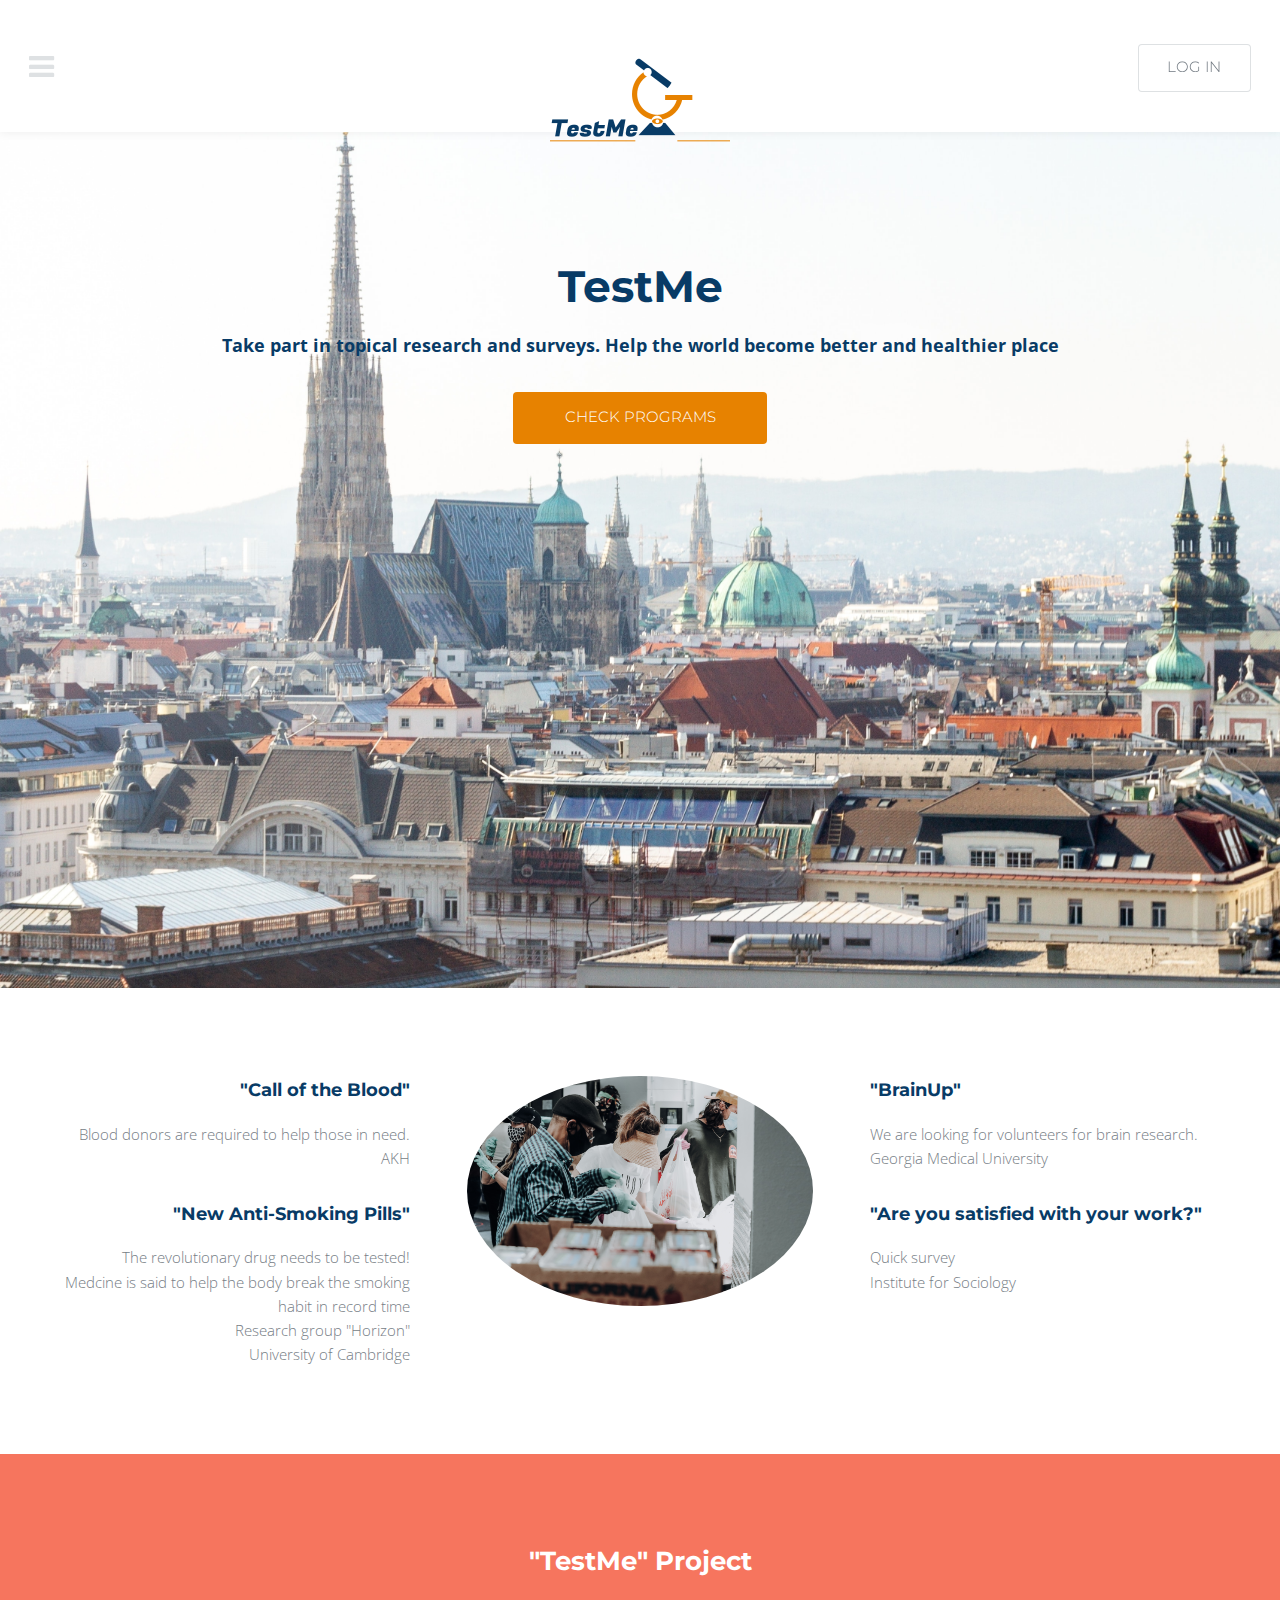
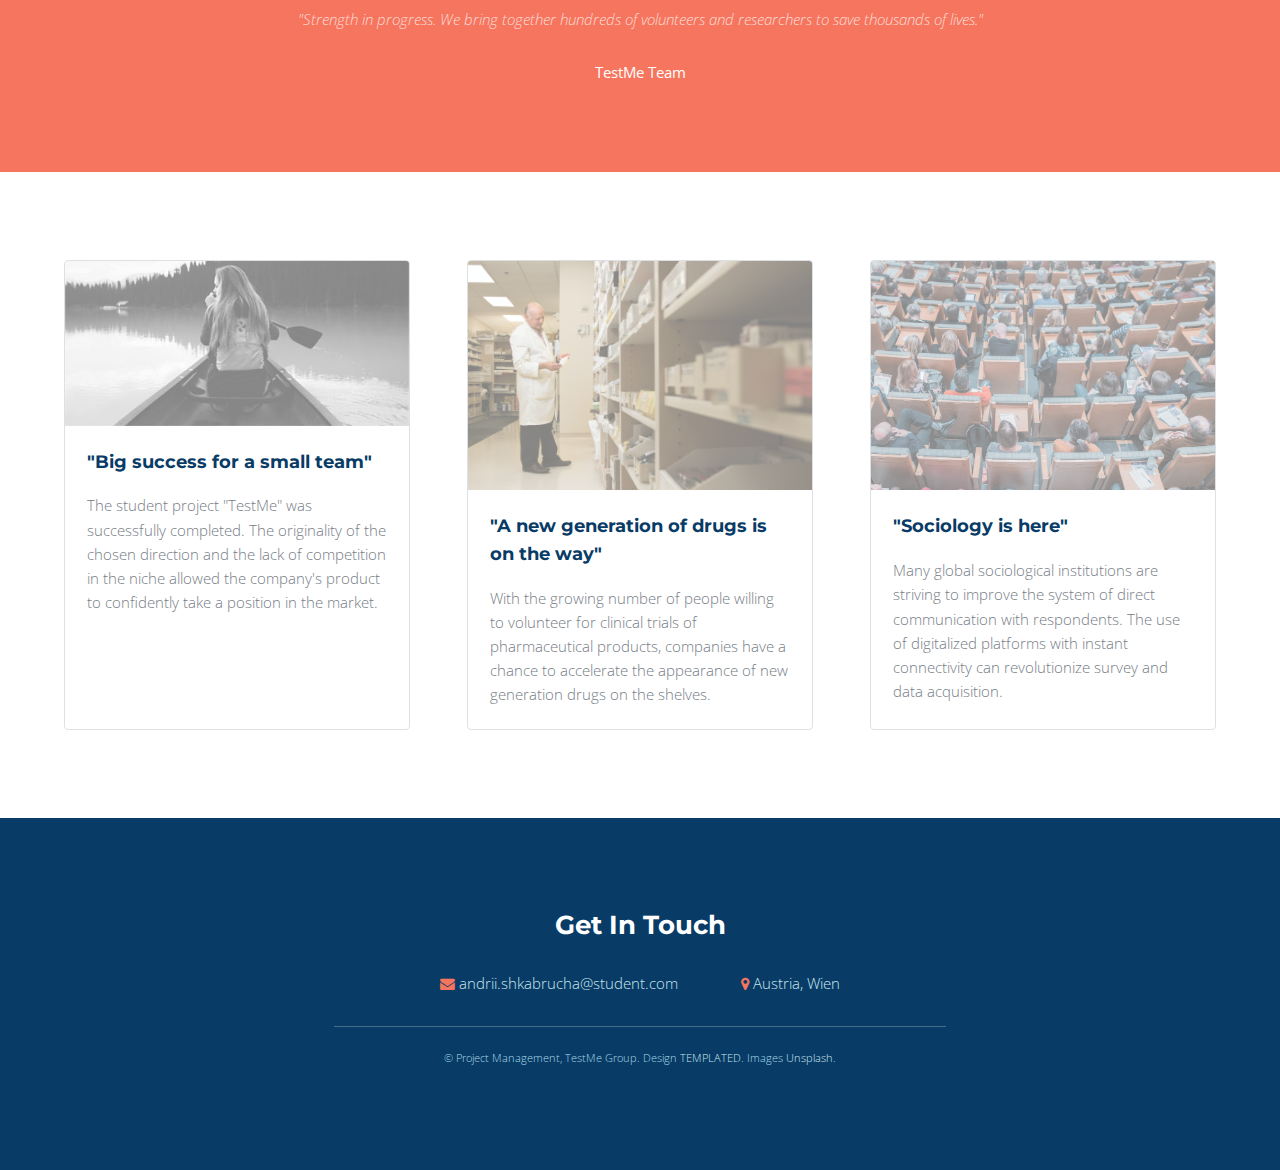
<file: index.html>
<!DOCTYPE HTML>
<html>
	<head>
		<title>TestMe</title>
		<meta charset="utf-8" />
		<meta name="viewport" content="width=device-width, initial-scale=1" />
		<link rel="stylesheet" href="assets/css/styles.css" />
	</head>
	<body>

		<!-- Header -->
			<header id="header">
				<nav class="left">
					<a href="#menu"><span>Menu</span></a>
				</nav>
				<a href="index.html" class="logo"><img src="images/logo.png" /></a>
				<nav class="right">
					<a href="programs.html" class="button alt">Log in</a>
				</nav>
			</header>

		<!-- Menu -->
			<nav id="menu">
				<ul class="links">
					<li><a href="index.html">Home</a></li>
					<li><a href="programs.html">Programs</a></li>

				</ul>
				<ul class="actions vertical">
					<li><a href="#" class="button fit">Login</a></li>
				</ul>
			</nav>

		<!-- Banner -->
			<section id="banner">
				<div class="content">
					<h1>TestMe</h1>
					<p>Take part in topical research and surveys. Help the world become better and healthier place</p>
					<ul class="actions">
						<li><a href="programs.html" class="button scrolly">Check programs</a></li>
					</ul>
				</div>
			</section>

		<!-- One -->
			<section id="one" class="wrapper">
				<div class="inner flex flex-3">
					<div class="flex-item left">
						<div>
							<h3>"Call of the Blood"</h3>
							<p>Blood donors are required to help those in need. <br /> AKH</p>
						</div>
						<div>
							<h3>"New Anti-Smoking Pills"</h3>
							<p>The revolutionary drug needs to be tested! Medcine is said to help the body break  the smoking habit in record time <br />Research group "Horizon"<br />University of Cambridge </p>
						</div>
					</div>
					<div class="flex-item image fit round">
						<img src="images/pic01.jpg" alt="" />
					</div>
					<div class="flex-item right">
						<div>
							<h3>"BrainUp"</h3>
							<p> We are looking for volunteers for brain research. <br />Georgia Medical University  </p>
						</div>
						<div>
							<h3>"Are you satisfied with your work?"</h3>
							<p>Quick survey<br /> Institute for Sociology</p>
						</div>
					</div>
				</div>
			</section>

		<!-- Two -->
			<section id="two" class="wrapper style1 special">
				<div class="inner">
					<h2>"TestMe" Project</h2>
					<figure>
					    <blockquote>
					        "Strength in progress. We bring together hundreds of volunteers and researchers to save thousands of lives."
					    </blockquote>
					    <footer>
					        <cite class="author">TestMe Team</cite>
					        <cite class="company"></cite>
					    </footer>
					</figure>
				</div>
			</section>

		<!-- Three -->
			<section id="three" class="wrapper">
				<div class="inner flex flex-3">
					<div class="flex-item box">
						<div class="image fit">
							<img src="images/pic02.jpg" alt="" />
						</div>
						<div class="content">
							<h3>"Big success for a small team"</h3>
							<p>The student project "TestMe" was successfully completed. The originality of the chosen direction and the lack of competition in the niche allowed the company's product to confidently take a position in the market.</p>
						</div>
					</div>
					<div class="flex-item box">
						<div class="image fit">
							<img src="images/pic03.jpg" alt="" />
						</div>
						<div class="content">
							<h3>"A new generation of drugs is on the way"</h3>
							<p>With the growing number of people willing to volunteer for clinical trials of pharmaceutical products, companies have a chance to accelerate the appearance of new generation drugs on the shelves.
</p>
						</div>
					</div>
					<div class="flex-item box">
						<div class="image fit">
							<img src="images/pic04.jpg" alt="" />
						</div>
						<div class="content">
							<h3>"Sociology is here"</h3>
							<p>Many global sociological institutions are striving to improve the system of direct communication with respondents. The use of digitalized platforms with instant connectivity can revolutionize survey and data acquisition.</p>
						</div>
					</div>
				</div>
			</section>

		<!-- Footer -->
			<footer id="footer">
				<div class="inner">
					<h2>Get In Touch</h2>
					<ul class="actions">
						<li><span class="icon fa-envelope"></span> <a href="#">andrii.shkabrucha@student.com</a></li>
						<li><span class="icon fa-map-marker"></span> Austria, Wien</li>
					</ul>
				</div>
				<div class="copyright">
					&copy; Project Management, TestMe Group. Design <a href="https://templated.co">TEMPLATED</a>. Images <a href="https://unsplash.com">Unsplash</a>.
				</div>
			</footer>

		<!-- Scripts -->
			<script src="assets/js/jquery.min.js"></script>
			<script src="assets/js/jquery.scrolly.min.js"></script>
			<script src="assets/js/skel.min.js"></script>
			<script src="assets/js/util.js"></script>
			<script src="assets/js/main.js"></script>

	</body>
</html>
</file>
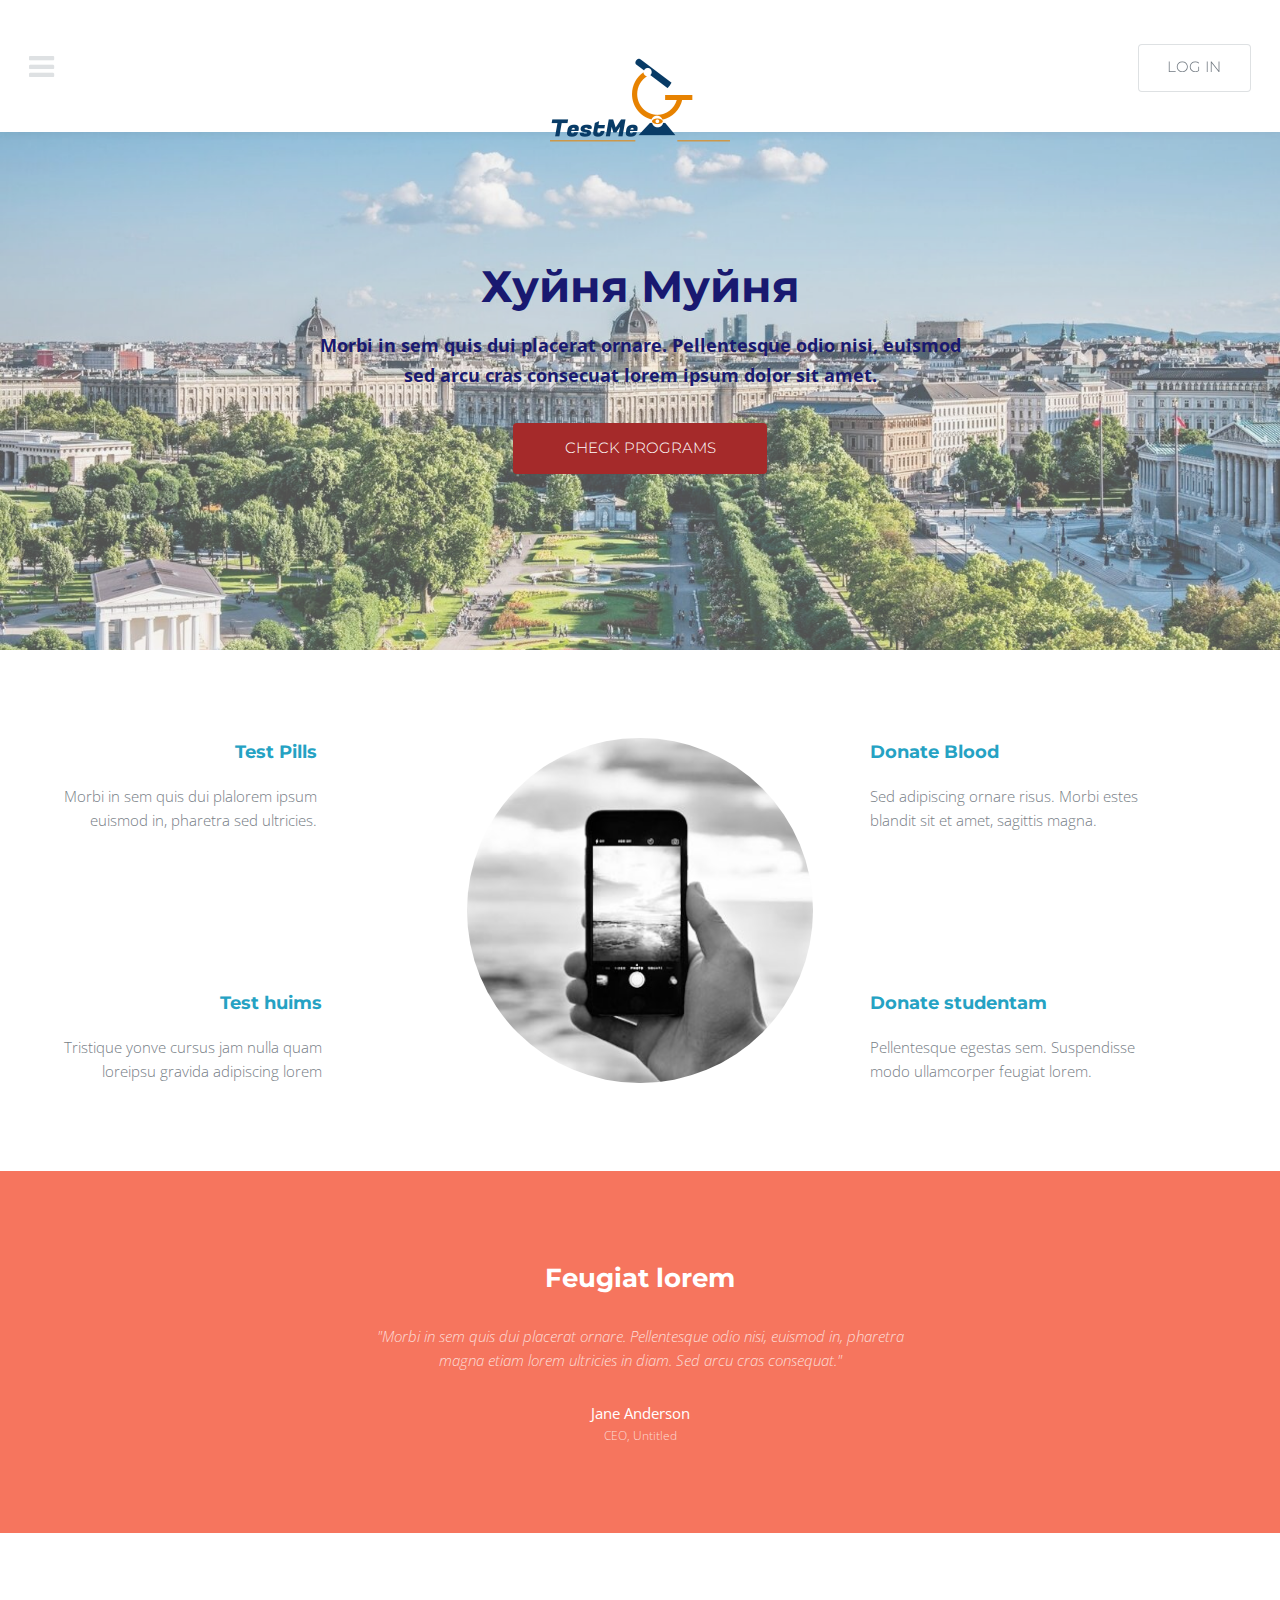
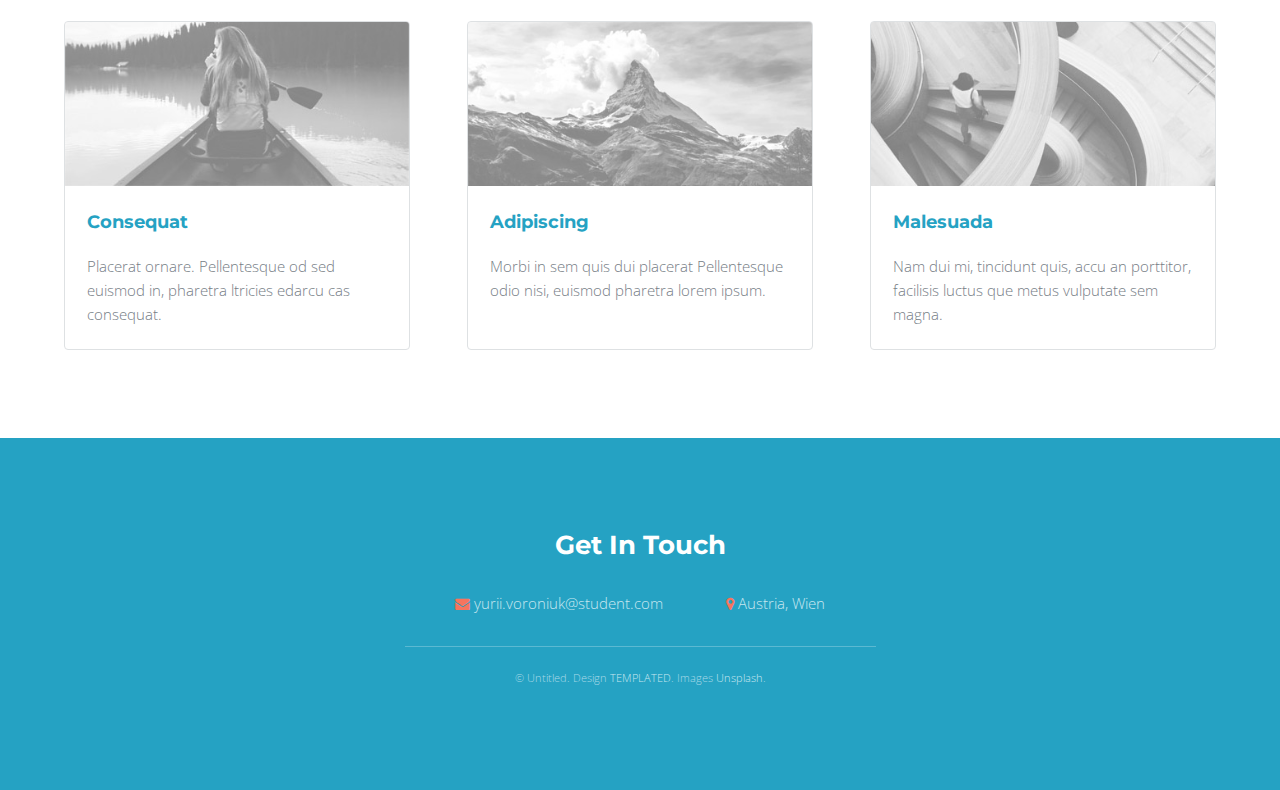
<file: website/index.html>
<!DOCTYPE HTML>
<html>
	<head>
		<title>TestMe</title>
		<meta charset="utf-8" />
		<meta name="viewport" content="width=device-width, initial-scale=1" />
		<link rel="stylesheet" href="assets/css/styles.css" />
	</head>
	<body>

		<!-- Header -->
			<header id="header">
				<nav class="left">
					<a href="#menu"><span>Menu</span></a>
				</nav>
				<a href="index.html" class="logo"><img src="images/logo.png" /></a>
				<nav class="right">
					<a href="#" class="button alt">Log in</a>
				</nav>
			</header>

		<!-- Menu -->
			<nav id="menu">
				<ul class="links">
					<li><a href="index.html">Home</a></li>
					<li><a href="generic.html">Generic</a></li>
					<li><a href="elements.html">Elements</a></li>
				</ul>
				<ul class="actions vertical">
					<li><a href="#" class="button fit">Login</a></li>
				</ul>
			</nav>

		<!-- Banner -->
			<section id="banner">
				<div class="content">
					<h1>Хуйня Муйня</h1>
					<p>Morbi in sem quis dui placerat ornare. Pellentesque odio nisi, euismod<br />sed arcu cras consecuat lorem ipsum dolor sit amet.</p>
					<ul class="actions">
						<li><a href="#one" class="button scrolly">Check programs</a></li>
					</ul>
				</div>
			</section>

		<!-- One -->
			<section id="one" class="wrapper">
				<div class="inner flex flex-3">
					<div class="flex-item left">
						<div>
							<h3>Test Pills</h3>
							<p>Morbi in sem quis dui plalorem ipsum<br /> euismod in, pharetra sed ultricies.</p>
						</div>
						<div>
							<h3>Test huims</h3>
							<p>Tristique yonve cursus jam nulla quam<br /> loreipsu gravida adipiscing lorem</p>
						</div>
					</div>
					<div class="flex-item image fit round">
						<img src="images/pic01.jpg" alt="" />
					</div>
					<div class="flex-item right">
						<div>
							<h3>Donate Blood</h3>
							<p>Sed adipiscing ornare risus. Morbi estes<br /> blandit sit et amet, sagittis magna.</p>
						</div>
						<div>
							<h3>Donate studentam</h3>
							<p>Pellentesque egestas sem. Suspendisse<br /> modo ullamcorper feugiat lorem.</p>
						</div>
					</div>
				</div>
			</section>

		<!-- Two -->
			<section id="two" class="wrapper style1 special">
				<div class="inner">
					<h2>Feugiat lorem</h2>
					<figure>
					    <blockquote>
					        "Morbi in sem quis dui placerat ornare. Pellentesque odio nisi, euismod in, pharetra<br /> magna etiam lorem ultricies in diam. Sed arcu cras consequat."
					    </blockquote>
					    <footer>
					        <cite class="author">Jane Anderson</cite>
					        <cite class="company">CEO, Untitled</cite>
					    </footer>
					</figure>
				</div>
			</section>

		<!-- Three -->
			<section id="three" class="wrapper">
				<div class="inner flex flex-3">
					<div class="flex-item box">
						<div class="image fit">
							<img src="images/pic02.jpg" alt="" />
						</div>
						<div class="content">
							<h3>Consequat</h3>
							<p>Placerat ornare. Pellentesque od sed euismod in, pharetra ltricies edarcu cas consequat.</p>
						</div>
					</div>
					<div class="flex-item box">
						<div class="image fit">
							<img src="images/pic03.jpg" alt="" />
						</div>
						<div class="content">
							<h3>Adipiscing</h3>
							<p>Morbi in sem quis dui placerat Pellentesque odio nisi, euismod pharetra lorem ipsum.</p>
						</div>
					</div>
					<div class="flex-item box">
						<div class="image fit">
							<img src="images/pic04.jpg" alt="" />
						</div>
						<div class="content">
							<h3>Malesuada</h3>
							<p>Nam dui mi, tincidunt quis, accu an porttitor, facilisis luctus que metus vulputate sem magna.</p>
						</div>
					</div>
				</div>
			</section>

		<!-- Footer -->
			<footer id="footer">
				<div class="inner">
					<h2>Get In Touch</h2>
					<ul class="actions">
						<li><span class="icon fa-envelope"></span> <a href="#">yurii.voroniuk@student.com</a></li>
						<li><span class="icon fa-map-marker"></span> Austria, Wien</li>
					</ul>
				</div>
				<div class="copyright">
					&copy; Untitled. Design <a href="https://templated.co">TEMPLATED</a>. Images <a href="https://unsplash.com">Unsplash</a>.
				</div>
			</footer>

		<!-- Scripts -->
			<script src="assets/js/jquery.min.js"></script>
			<script src="assets/js/jquery.scrolly.min.js"></script>
			<script src="assets/js/skel.min.js"></script>
			<script src="assets/js/util.js"></script>
			<script src="assets/js/main.js"></script>

	</body>
</html>
</file>
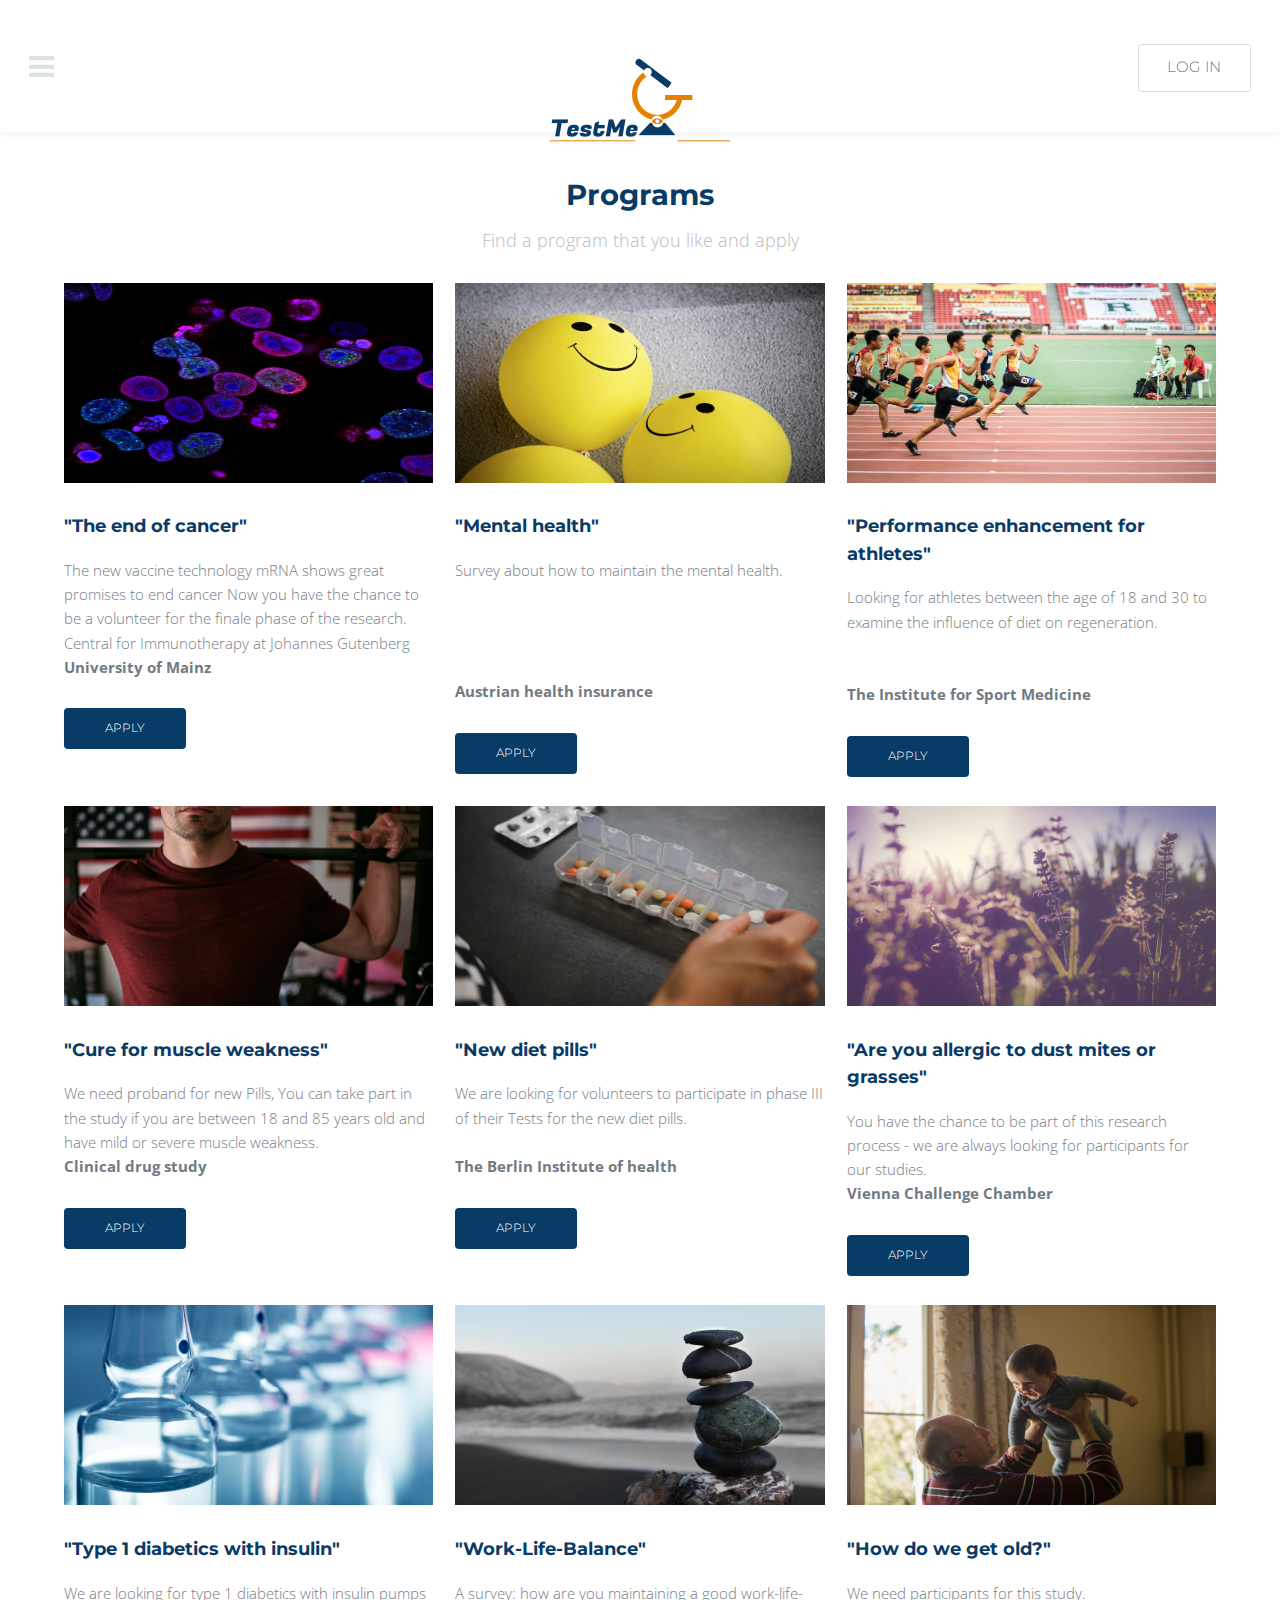
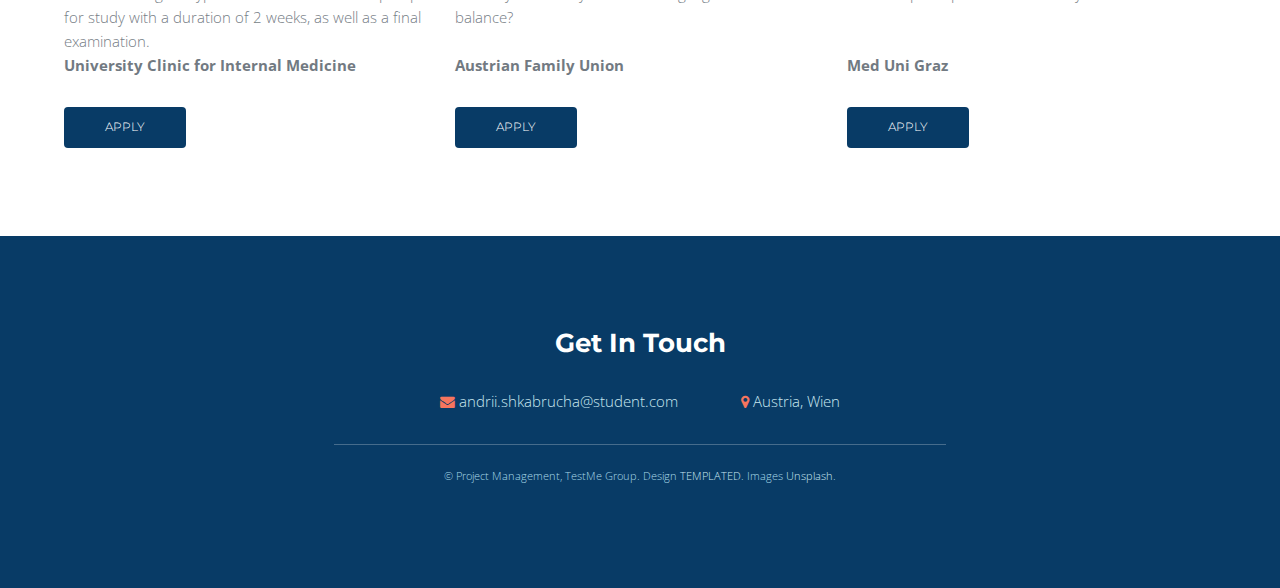
<file: programs.html>
<!DOCTYPE HTML>
<html>
	<head>
		<title>TestMe</title>
		<meta charset="utf-8" />
		<meta name="viewport" content="width=device-width, initial-scale=1" />
		<link rel="stylesheet" href="assets/css/styles.css" />
	</head>
	<body class="subpage">

		<!-- Header -->
			<header id="header">
				<nav class="left">
					<a href="#menu"><span>Menu</span></a>
				</nav>
				<a href="index.html" class="logo"><img src="images/logo.png" /></a>
				<nav class="right">
					<a href="#" class="button alt">Log in</a>
				</nav>
			</header>

		<!-- Menu -->
			<nav id="menu">
				<ul class="links">
					<li><a href="index.html">Home</a></li>
					<li><a href="programs.html">Programs</a></li>
				</ul>
				<ul class="actions vertical">
					<li><a href="#" class="button fit">Login</a></li>
				</ul>
			</nav>

		<!-- Main -->
			<section id="main" class="wrapper">
				<div class="inner">
					<header class="align-center">
						<h1>Programs</h1>
						<p>Find a program that you like and apply</p>
					</header>

					<!-- Content -->
						
							<div class="row">
							
							<!-- Break -->
							<div class="4u 12u$(medium)">
								
								
								<p><span class="image fit"><img src="images/cancer.jpg" width="30" height="200" alt=""></span><h3>"The end of cancer"</h3>
 								 The new vaccine technology mRNA shows great promises to end cancer

                                                                  Now you have the chance to be a volunteer for the finale phase of the research. <br />Central for Immunotherapy at Johannes Gutenberg<br /> <b>University of Mainz</b></p>
								<div class="3u 12u$(small)">
											<ul class="actions vertical small">
												<li><a href="#" class="button special small">Apply</a></li>
												
											</ul>
								</div>
							</div>
							<div class="4u 12u$(medium)">
								
								
								<p><span class="image fit"><img src="images/mental health.jpg" width="30" height="200" alt=""></span><h3>"Mental health"</h3>
									Survey about how to maintain the mental health. 
								
								<br /><br /><br /><br /><br /><b>Austrian health insurance</b>
								</p>
								
							<div class="3u 12u$(small)">
											<ul class="actions vertical small">
												<li><a href="#" class="button special small">Apply</a></li>
												
											</ul>
							</div>
							</div>
							<div class="4u$ 12u$(medium)">
								
								<p><span class="image fit"><img src="images/athletic.jpg" width="30" height="200" alt=""></span><h3>"Performance enhancement for athletes"</h3>
									
									Looking for athletes between the age of 18 and 30 to examine the influence of diet on regeneration. <br /><br /><br /><b>The Institute for Sport Medicine</b></p>
							<div class="3u 12u$(small)">
											<ul class="actions vertical small">
												<li><a href="#" class="button special small">Apply</a></li>
												
											</ul>
							</div>
							</div>

							<div class="4u 12u$(medium)">
								
								
								<p><span class="image fit"><img src="images/muscle.jpg" width="30" height="200" alt=""></span><h3>"Cure for muscle weakness"</h3>
									We need proband for new Pills, You can take part in the study if you are between 18 and 85 years old and have mild or severe muscle weakness.<br /><b>Clinical drug study</b></p>
							<div class="3u 12u$(small)">
											<ul class="actions vertical small">
												<li><a href="#" class="button special small">Apply</a></li>
												
											</ul>
							</div>
							</div>
							<div class="4u 12u$(medium)">
								
								
								<p><span class="image fit"><img src="images/diet pills.jpg" width="30" height="200" alt=""></span><h3>"New diet pills"</h3>
									 We are looking for volunteers to participate in phase III of their Tests for the new diet pills.<br /><br /><b>The Berlin Institute of health</b></p>
							<div class="3u 12u$(small)">
											<ul class="actions vertical small">
												<li><a href="#" class="button special small">Apply</a></li>
												
											</ul>
							</div>
							</div>
							<div class="4u$ 12u$(medium)">
								
								<p><span class="image fit"><img src="images/allergic.jpg" width="30" height="200" alt=""></span><h3>"Are you allergic to dust mites or grasses"</h3>
									You have the chance to be part of this research process - we are always looking for participants for our studies.<br /><b>Vienna Challenge Chamber</b></p>
							<div class="3u 12u$(small)">
											<ul class="actions vertical small">
												<li><a href="#" class="button special small">Apply</a></li>
												
											</ul>
							</div>
							</div>
							<div class="4u 12u$(medium)">
								
								<p><span class="image fit"><img src="images/insulin.jpg" width="30" height="200" alt=""></span><h3>"Type 1 diabetics with insulin"</h3>
									We are looking for type 1 diabetics with insulin pumps for study with a duration of 2 weeks, as well as a final examination.<br /><b>University Clinic for Internal Medicine</b></p>
							
							<div class="3u 12u$(small)">
											<ul class="actions vertical small">
												<li><a href="#" class="button special small">Apply</a></li>
												
											</ul>
							</div>
							</div>
							<div class="4u 12u$(medium)">
								
								<p><span class="image fit"><img src="images/balance.jpg" width="30" height="200" alt=""></span><h3>"Work-Life-Balance"</h3>
									A survey: how are you maintaining a good work-life-balance?<br /><br /><b>Austrian Family Union</b></p>
							<div class="3u 12u$(small)">
											<ul class="actions vertical small">
												<li><a href="#" class="button special small">Apply</a></li>
												
											</ul>
							</div>
							</div>
							
							<div class="4u$ 12u$(medium)">
								
								<p><span class="image fit"><img src="images/get old.jpg" width="30" height="200" alt=""></span><h3>"How do we get old?"</h3>
									 We need participants for this study.<br /><br /><br /><b>Med Uni Graz</b></p>
							<div class="3u 12u$(small)">
											<ul class="actions vertical small">
												<li><a href="#" class="button special small">Apply</a></li>
												
											</ul>
							</div>
							</div>
							
						</div>


							

					
					
								
			</section>

		<!-- Footer -->
			<footer id="footer">
				<div class="inner">
					<h2>Get In Touch</h2>
					<ul class="actions">
						<li><span class="icon fa-envelope"></span> <a href="#">andrii.shkabrucha@student.com</a></li>
						<li><span class="icon fa-map-marker"></span> Austria, Wien</li>
					</ul>
				</div>
				<div class="copyright">
					&copy; Project Management, TestMe Group. Design <a href="https://templated.co">TEMPLATED</a>. Images <a href="https://unsplash.com">Unsplash</a>.
				</div>
			</footer>

		<!-- Scripts -->
			<script src="assets/js/jquery.min.js"></script>
			<script src="assets/js/jquery.scrolly.min.js"></script>
			<script src="assets/js/skel.min.js"></script>
			<script src="assets/js/util.js"></script>
			<script src="assets/js/main.js"></script>

	</body>
</html>
</file>
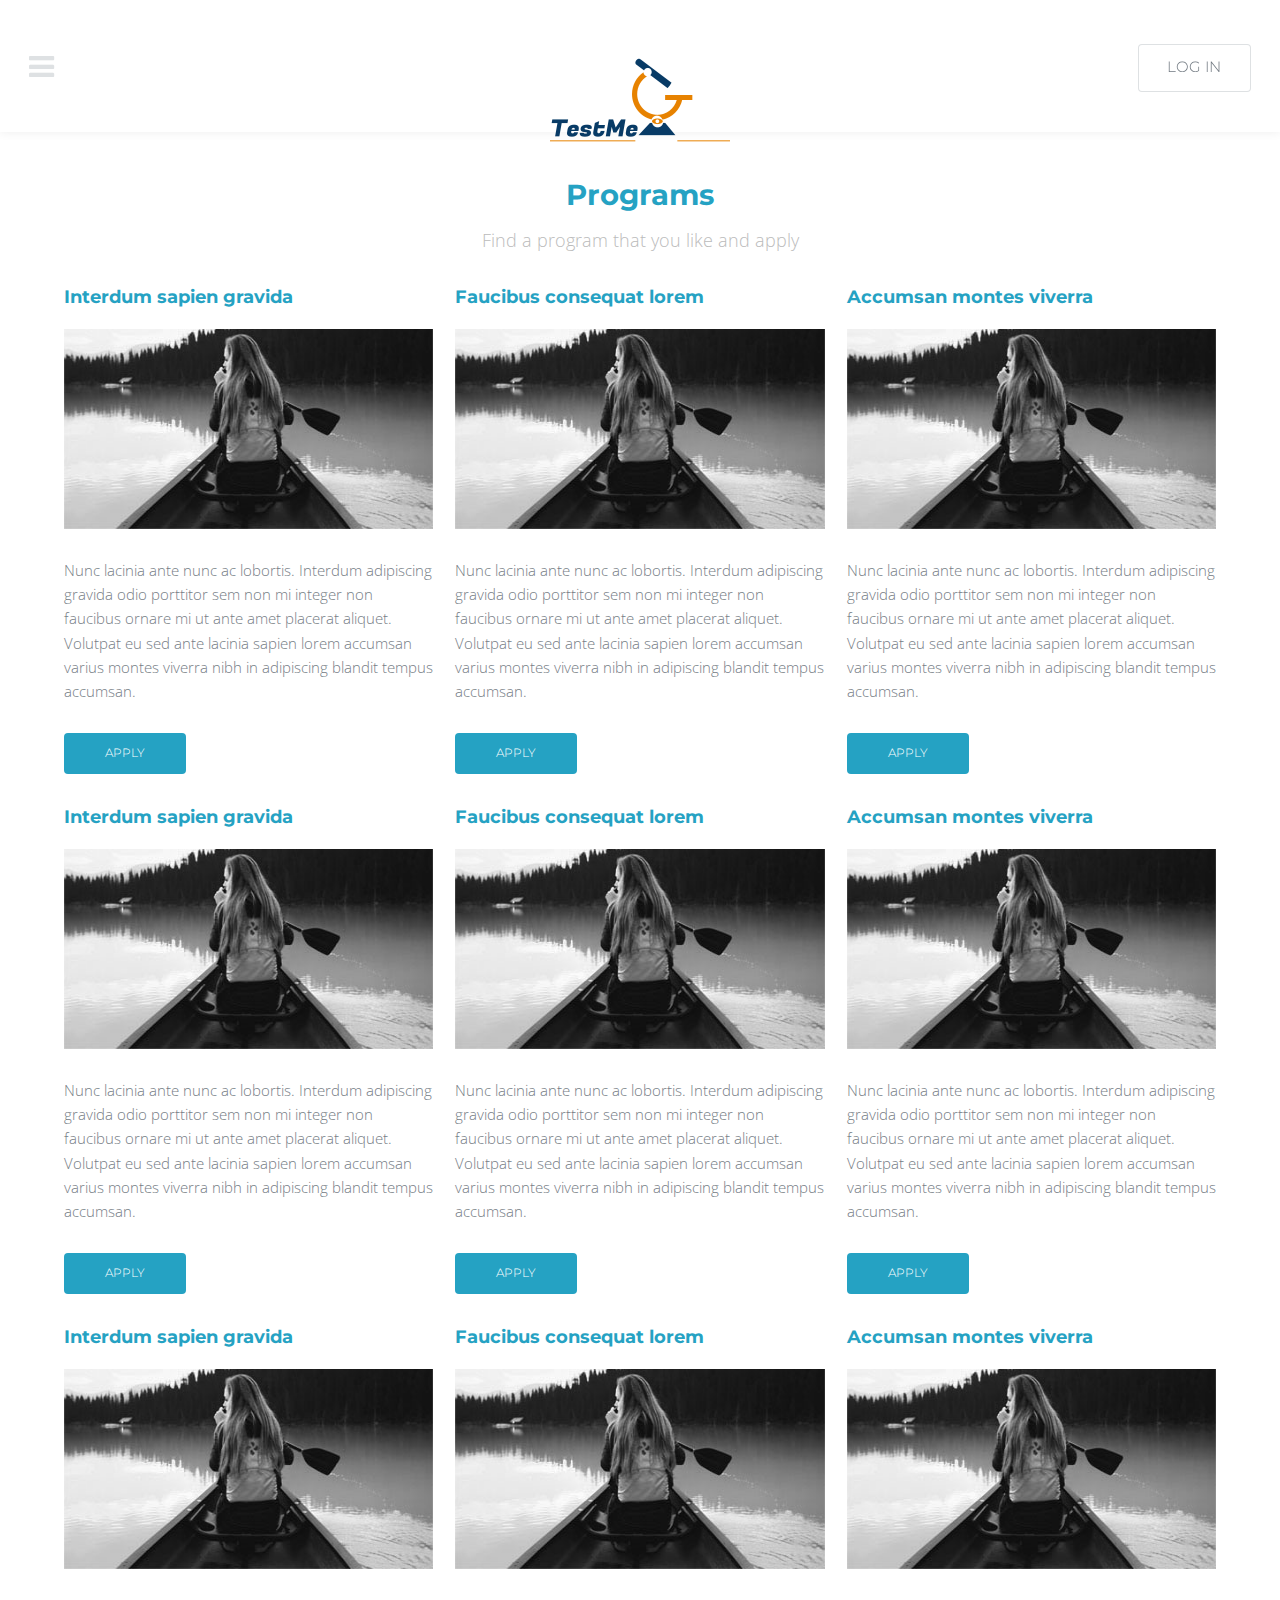
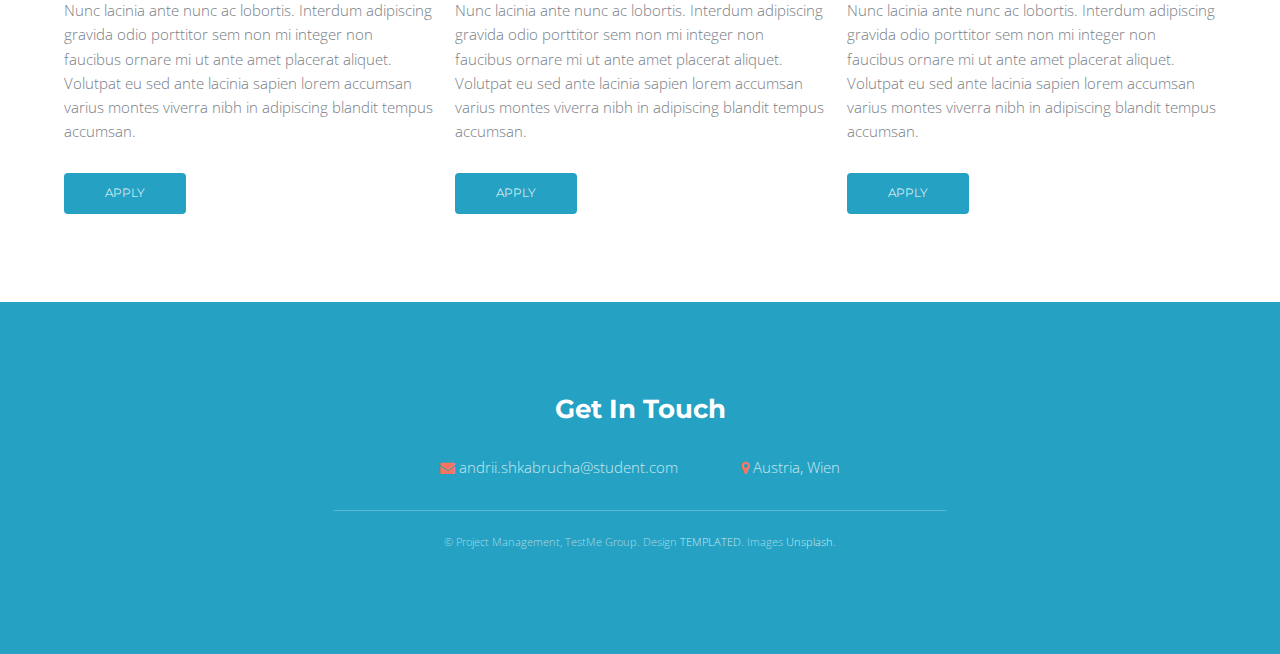
<file: website/programs.html>
<!DOCTYPE HTML>
<html>
	<head>
		<title>TestMe</title>
		<meta charset="utf-8" />
		<meta name="viewport" content="width=device-width, initial-scale=1" />
		<link rel="stylesheet" href="assets/css/styles.css" />
	</head>
	<body class="subpage">

		<!-- Header -->
			<header id="header">
				<nav class="left">
					<a href="#menu"><span>Menu</span></a>
				</nav>
				<a href="index.html" class="logo"><img src="images/logo.png" /></a>
				<nav class="right">
					<a href="#" class="button alt">Log in</a>
				</nav>
			</header>

		<!-- Menu -->
			<nav id="menu">
				<ul class="links">
					<li><a href="index.html">Home</a></li>
					<li><a href="generic.html">Generic</a></li>
					<li><a href="elements.html">Elements</a></li>
				</ul>
				<ul class="actions vertical">
					<li><a href="#" class="button fit">Login</a></li>
				</ul>
			</nav>

		<!-- Main -->
			<section id="main" class="wrapper">
				<div class="inner">
					<header class="align-center">
						<h1>Programs</h1>
						<p>Find a program that you like and apply</p>
					</header>

					<!-- Content -->
						
							<div class="row">
							
							<!-- Break -->
							<div class="4u 12u$(medium)">
								<h3>Interdum sapien gravida</h3>
								
								<p><span class="image fit"><img src="images/pic02.jpg" width="30" height="200" alt=""></span>
 								 Nunc lacinia ante nunc ac lobortis. Interdum adipiscing gravida odio porttitor sem non mi integer non faucibus ornare mi ut ante amet placerat aliquet. Volutpat eu sed ante lacinia sapien lorem accumsan varius montes viverra nibh in adipiscing blandit tempus accumsan.</p>
								<div class="3u 12u$(small)">
											<ul class="actions vertical small">
												<li><a href="#" class="button special small">Apply</a></li>
												
											</ul>
								</div>
							</div>
							<div class="4u 12u$(medium)">
								<h3>Faucibus consequat lorem</h3>
								<p><span class="image fit"><img src="images/pic02.jpg" width="30" height="200" alt=""></span>Nunc lacinia ante nunc ac lobortis. Interdum adipiscing gravida odio porttitor sem non mi integer non faucibus ornare mi ut ante amet placerat aliquet. Volutpat eu sed ante lacinia sapien lorem accumsan varius montes viverra nibh in adipiscing blandit tempus accumsan.</p>
							<div class="3u 12u$(small)">
											<ul class="actions vertical small">
												<li><a href="#" class="button special small">Apply</a></li>
												
											</ul>
							</div>
							</div>
							<div class="4u$ 12u$(medium)">
								<h3>Accumsan montes viverra</h3>
								<p><span class="image fit"><img src="images/pic02.jpg" width="30" height="200" alt=""></span>Nunc lacinia ante nunc ac lobortis. Interdum adipiscing gravida odio porttitor sem non mi integer non faucibus ornare mi ut ante amet placerat aliquet. Volutpat eu sed ante lacinia sapien lorem accumsan varius montes viverra nibh in adipiscing blandit tempus accumsan.</p>
							<div class="3u 12u$(small)">
											<ul class="actions vertical small">
												<li><a href="#" class="button special small">Apply</a></li>
												
											</ul>
							</div>
							</div>

							<div class="4u 12u$(medium)">
								<h3>Interdum sapien gravida</h3>
								<p><span class="image fit"><img src="images/pic02.jpg" width="30" height="200" alt=""></span>Nunc lacinia ante nunc ac lobortis. Interdum adipiscing gravida odio porttitor sem non mi integer non faucibus ornare mi ut ante amet placerat aliquet. Volutpat eu sed ante lacinia sapien lorem accumsan varius montes viverra nibh in adipiscing blandit tempus accumsan.</p>
							<div class="3u 12u$(small)">
											<ul class="actions vertical small">
												<li><a href="#" class="button special small">Apply</a></li>
												
											</ul>
							</div>
							</div>
							<div class="4u 12u$(medium)">
								<h3>Faucibus consequat lorem</h3>
								<p><span class="image fit"><img src="images/pic02.jpg" width="30" height="200" alt=""></span>Nunc lacinia ante nunc ac lobortis. Interdum adipiscing gravida odio porttitor sem non mi integer non faucibus ornare mi ut ante amet placerat aliquet. Volutpat eu sed ante lacinia sapien lorem accumsan varius montes viverra nibh in adipiscing blandit tempus accumsan.</p>
							<div class="3u 12u$(small)">
											<ul class="actions vertical small">
												<li><a href="#" class="button special small">Apply</a></li>
												
											</ul>
							</div>
							</div>
							<div class="4u$ 12u$(medium)">
								<h3>Accumsan montes viverra</h3>
								<p><span class="image fit"><img src="images/pic02.jpg" width="30" height="200" alt=""></span>Nunc lacinia ante nunc ac lobortis. Interdum adipiscing gravida odio porttitor sem non mi integer non faucibus ornare mi ut ante amet placerat aliquet. Volutpat eu sed ante lacinia sapien lorem accumsan varius montes viverra nibh in adipiscing blandit tempus accumsan.</p>
							<div class="3u 12u$(small)">
											<ul class="actions vertical small">
												<li><a href="#" class="button special small">Apply</a></li>
												
											</ul>
							</div>
							</div>
							<div class="4u 12u$(medium)">
								<h3>Interdum sapien gravida</h3>
								<p><span class="image fit"><img src="images/pic02.jpg" width="30" height="200" alt=""></span>Nunc lacinia ante nunc ac lobortis. Interdum adipiscing gravida odio porttitor sem non mi integer non faucibus ornare mi ut ante amet placerat aliquet. Volutpat eu sed ante lacinia sapien lorem accumsan varius montes viverra nibh in adipiscing blandit tempus accumsan.</p>
							
							<div class="3u 12u$(small)">
											<ul class="actions vertical small">
												<li><a href="#" class="button special small">Apply</a></li>
												
											</ul>
							</div>
							</div>
							<div class="4u 12u$(medium)">
								<h3>Faucibus consequat lorem</h3>
								<p><span class="image fit"><img src="images/pic02.jpg" width="30" height="200" alt=""></span>Nunc lacinia ante nunc ac lobortis. Interdum adipiscing gravida odio porttitor sem non mi integer non faucibus ornare mi ut ante amet placerat aliquet. Volutpat eu sed ante lacinia sapien lorem accumsan varius montes viverra nibh in adipiscing blandit tempus accumsan.</p>
							<div class="3u 12u$(small)">
											<ul class="actions vertical small">
												<li><a href="#" class="button special small">Apply</a></li>
												
											</ul>
							</div>
							</div>
							
							<div class="4u$ 12u$(medium)">
								<h3>Accumsan montes viverra</h3>
								<p><span class="image fit"><img src="images/pic02.jpg" width="30" height="200" alt=""></span>Nunc lacinia ante nunc ac lobortis. Interdum adipiscing gravida odio porttitor sem non mi integer non faucibus ornare mi ut ante amet placerat aliquet. Volutpat eu sed ante lacinia sapien lorem accumsan varius montes viverra nibh in adipiscing blandit tempus accumsan.</p>
							<div class="3u 12u$(small)">
											<ul class="actions vertical small">
												<li><a href="#" class="button special small">Apply</a></li>
												
											</ul>
							</div>
							</div>
							
						</div>


							

					
					
								
			</section>

		<!-- Footer -->
			<footer id="footer">
				<div class="inner">
					<h2>Get In Touch</h2>
					<ul class="actions">
						<li><span class="icon fa-envelope"></span> <a href="#">andrii.shkabrucha@student.com</a></li>
						<li><span class="icon fa-map-marker"></span> Austria, Wien</li>
					</ul>
				</div>
				<div class="copyright">
					&copy; Project Management, TestMe Group. Design <a href="https://templated.co">TEMPLATED</a>. Images <a href="https://unsplash.com">Unsplash</a>.
				</div>
			</footer>

		<!-- Scripts -->
			<script src="assets/js/jquery.min.js"></script>
			<script src="assets/js/jquery.scrolly.min.js"></script>
			<script src="assets/js/skel.min.js"></script>
			<script src="assets/js/util.js"></script>
			<script src="assets/js/main.js"></script>

	</body>
</html>
</file>
<file: assets/css/styles.css>
@charset "UTF-8";
@import url(font-awesome.min.css);
@import "https://fonts.googleapis.com/css?family=Montserrat:700|Open+Sans:300,400|Pacifico";

/* Reset */

	html, body, div, span, applet, object, iframe, h1, h2, h3, h4, h5, h6, p, blockquote, pre, a, abbr, acronym, address, big, cite, code, del, dfn, em, img, ins, kbd, q, s, samp, small, strike, strong, sub, sup, tt, var, b, u, i, center, dl, dt, dd, ol, ul, li, fieldset, form, label, legend, table, caption, tbody, tfoot, thead, tr, th, td, article, aside, canvas, details, embed, figure, figcaption, footer, header, hgroup, menu, nav, output, ruby, section, summary, time, mark, audio, video {
		margin: 0;
		padding: 0;
		border: 0;
		font-size: 100%;
		font: inherit;
		vertical-align: baseline;
	}

	article, aside, details, figcaption, figure, footer, header, hgroup, menu, nav, section {
		display: block;
	}

	body {
		line-height: 1;
	}

	ol, ul {
		list-style: none;
	}

	blockquote, q {
		quotes: none;
	}

	blockquote:before, blockquote:after, q:before, q:after {
		content: '';
		content: none;
	}

	table {
		border-collapse: collapse;
		border-spacing: 0;
	}

	body {
		-webkit-text-size-adjust: none;
	}

/* Box Model */

	*, *:before, *:after {
		-moz-box-sizing: border-box;
		-webkit-box-sizing: border-box;
		box-sizing: border-box;
	}

/* Containers */

	.container {
		margin-left: auto;
		margin-right: auto;
	}

	.container.\31 25\25 {
		width: 100%;
		max-width: 100em;
		min-width: 80em;
	}

	.container.\37 5\25 {
		width: 60em;
	}

	.container.\35 0\25 {
		width: 40em;
	}

	.container.\32 5\25 {
		width: 20em;
	}

	.container {
		width: 80em;
	}

	@media screen and (max-width: 1680px) {

		.container.\31 25\25 {
			width: 100%;
			max-width: 100em;
			min-width: 80em;
		}

		.container.\37 5\25 {
			width: 60em;
		}

		.container.\35 0\25 {
			width: 40em;
		}

		.container.\32 5\25 {
			width: 20em;
		}

		.container {
			width: 80em;
		}

	}

	@media screen and (max-width: 1280px) {

		.container.\31 25\25 {
			width: 100%;
			max-width: 81.25em;
			min-width: 65em;
		}

		.container.\37 5\25 {
			width: 48.75em;
		}

		.container.\35 0\25 {
			width: 32.5em;
		}

		.container.\32 5\25 {
			width: 16.25em;
		}

		.container {
			width: 65em;
		}

	}

	@media screen and (max-width: 980px) {

		.container.\31 25\25 {
			width: 100%;
			max-width: 112.5%;
			min-width: 90%;
		}

		.container.\37 5\25 {
			width: 67.5%;
		}

		.container.\35 0\25 {
			width: 45%;
		}

		.container.\32 5\25 {
			width: 22.5%;
		}

		.container {
			width: 90%;
		}

	}

	@media screen and (max-width: 736px) {

		.container.\31 25\25 {
			width: 100%;
			max-width: 112.5%;
			min-width: 90%;
		}

		.container.\37 5\25 {
			width: 67.5%;
		}

		.container.\35 0\25 {
			width: 45%;
		}

		.container.\32 5\25 {
			width: 22.5%;
		}

		.container {
			width: 90% !important;
		}

	}

	@media screen and (max-width: 480px) {

		.container.\31 25\25 {
			width: 100%;
			max-width: 112.5%;
			min-width: 90%;
		}

		.container.\37 5\25 {
			width: 67.5%;
		}

		.container.\35 0\25 {
			width: 45%;
		}

		.container.\32 5\25 {
			width: 22.5%;
		}

		.container {
			width: 90% !important;
		}

	}

/* Grid */

	.row {
		border-bottom: solid 1px transparent;
		-moz-box-sizing: border-box;
		-webkit-box-sizing: border-box;
		box-sizing: border-box;
	}

	.row > * {
		float: left;
		-moz-box-sizing: border-box;
		-webkit-box-sizing: border-box;
		box-sizing: border-box;
	}

	.row:after, .row:before {
		content: '';
		display: block;
		clear: both;
		height: 0;
	}

	.row.uniform > * > :first-child {
		margin-top: 0;
	}

	.row.uniform > * > :last-child {
		margin-bottom: 0;
	}

	.row.\30 \25 > * {
		padding: 0 0 0 0em;
	}

	.row.\30 \25 {
		margin: 0 0 -1px 0em;
	}

	.row.uniform.\30 \25 > * {
		padding: 0em 0 0 0em;
	}

	.row.uniform.\30 \25 {
		margin: 0em 0 -1px 0em;
	}

	.row > * {
		padding: 0 0 0 2em;
	}

	.row {
		margin: 0 0 -1px -2em;
	}

	.row.uniform > * {
		padding: 2em 0 0 2em;
	}

	.row.uniform {
		margin: -2em 0 -1px -2em;
	}

	.row.\32 00\25 > * {
		padding: 0 0 0 4em;
	}

	.row.\32 00\25 {
		margin: 0 0 -1px -4em;
	}

	.row.uniform.\32 00\25 > * {
		padding: 4em 0 0 4em;
	}

	.row.uniform.\32 00\25 {
		margin: -4em 0 -1px -4em;
	}

	.row.\31 50\25 > * {
		padding: 0 0 0 3em;
	}

	.row.\31 50\25 {
		margin: 0 0 -1px -3em;
	}

	.row.uniform.\31 50\25 > * {
		padding: 3em 0 0 3em;
	}

	.row.uniform.\31 50\25 {
		margin: -3em 0 -1px -3em;
	}

	.row.\35 0\25 > * {
		padding: 0 0 0 1em;
	}

	.row.\35 0\25 {
		margin: 0 0 -1px -1em;
	}

	.row.uniform.\35 0\25 > * {
		padding: 1em 0 0 1em;
	}

	.row.uniform.\35 0\25 {
		margin: -1em 0 -1px -1em;
	}

	.row.\32 5\25 > * {
		padding: 0 0 0 0.5em;
	}

	.row.\32 5\25 {
		margin: 0 0 -1px -0.5em;
	}

	.row.uniform.\32 5\25 > * {
		padding: 0.5em 0 0 0.5em;
	}

	.row.uniform.\32 5\25 {
		margin: -0.5em 0 -1px -0.5em;
	}

	.\31 2u, .\31 2u\24 {
		width: 100%;
		clear: none;
		margin-left: 0;
	}

	.\31 1u, .\31 1u\24 {
		width: 91.6666666667%;
		clear: none;
		margin-left: 0;
	}

	.\31 0u, .\31 0u\24 {
		width: 83.3333333333%;
		clear: none;
		margin-left: 0;
	}

	.\39 u, .\39 u\24 {
		width: 75%;
		clear: none;
		margin-left: 0;
	}

	.\38 u, .\38 u\24 {
		width: 66.6666666667%;
		clear: none;
		margin-left: 0;
	}

	.\37 u, .\37 u\24 {
		width: 58.3333333333%;
		clear: none;
		margin-left: 0;
	}

	.\36 u, .\36 u\24 {
		width: 50%;
		clear: none;
		margin-left: 0;
	}

	.\35 u, .\35 u\24 {
		width: 41.6666666667%;
		clear: none;
		margin-left: 0;
	}

	.\34 u, .\34 u\24 {
		width: 33.3333333333%;
		clear: none;
		margin-left: 0;
	}

	.\33 u, .\33 u\24 {
		width: 25%;
		clear: none;
		margin-left: 0;
	}

	.\32 u, .\32 u\24 {
		width: 16.6666666667%;
		clear: none;
		margin-left: 0;
	}

	.\31 u, .\31 u\24 {
		width: 8.3333333333%;
		clear: none;
		margin-left: 0;
	}

	.\31 2u\24 + *,
	.\31 1u\24 + *,
	.\31 0u\24 + *,
	.\39 u\24 + *,
	.\38 u\24 + *,
	.\37 u\24 + *,
	.\36 u\24 + *,
	.\35 u\24 + *,
	.\34 u\24 + *,
	.\33 u\24 + *,
	.\32 u\24 + *,
	.\31 u\24 + * {
		clear: left;
	}

	.\-11u {
		margin-left: 91.66667%;
	}

	.\-10u {
		margin-left: 83.33333%;
	}

	.\-9u {
		margin-left: 75%;
	}

	.\-8u {
		margin-left: 66.66667%;
	}

	.\-7u {
		margin-left: 58.33333%;
	}

	.\-6u {
		margin-left: 50%;
	}

	.\-5u {
		margin-left: 41.66667%;
	}

	.\-4u {
		margin-left: 33.33333%;
	}

	.\-3u {
		margin-left: 25%;
	}

	.\-2u {
		margin-left: 16.66667%;
	}

	.\-1u {
		margin-left: 8.33333%;
	}

	@media screen and (max-width: 1680px) {

		.row > * {
			padding: 0 0 0 2em;
		}

		.row {
			margin: 0 0 -1px -2em;
		}

		.row.uniform > * {
			padding: 2em 0 0 2em;
		}

		.row.uniform {
			margin: -2em 0 -1px -2em;
		}

		.row.\32 00\25 > * {
			padding: 0 0 0 4em;
		}

		.row.\32 00\25 {
			margin: 0 0 -1px -4em;
		}

		.row.uniform.\32 00\25 > * {
			padding: 4em 0 0 4em;
		}

		.row.uniform.\32 00\25 {
			margin: -4em 0 -1px -4em;
		}

		.row.\31 50\25 > * {
			padding: 0 0 0 3em;
		}

		.row.\31 50\25 {
			margin: 0 0 -1px -3em;
		}

		.row.uniform.\31 50\25 > * {
			padding: 3em 0 0 3em;
		}

		.row.uniform.\31 50\25 {
			margin: -3em 0 -1px -3em;
		}

		.row.\35 0\25 > * {
			padding: 0 0 0 1em;
		}

		.row.\35 0\25 {
			margin: 0 0 -1px -1em;
		}

		.row.uniform.\35 0\25 > * {
			padding: 1em 0 0 1em;
		}

		.row.uniform.\35 0\25 {
			margin: -1em 0 -1px -1em;
		}

		.row.\32 5\25 > * {
			padding: 0 0 0 0.5em;
		}

		.row.\32 5\25 {
			margin: 0 0 -1px -0.5em;
		}

		.row.uniform.\32 5\25 > * {
			padding: 0.5em 0 0 0.5em;
		}

		.row.uniform.\32 5\25 {
			margin: -0.5em 0 -1px -0.5em;
		}

		.\31 2u\28xlarge\29, .\31 2u\24\28xlarge\29 {
			width: 100%;
			clear: none;
			margin-left: 0;
		}

		.\31 1u\28xlarge\29, .\31 1u\24\28xlarge\29 {
			width: 91.6666666667%;
			clear: none;
			margin-left: 0;
		}

		.\31 0u\28xlarge\29, .\31 0u\24\28xlarge\29 {
			width: 83.3333333333%;
			clear: none;
			margin-left: 0;
		}

		.\39 u\28xlarge\29, .\39 u\24\28xlarge\29 {
			width: 75%;
			clear: none;
			margin-left: 0;
		}

		.\38 u\28xlarge\29, .\38 u\24\28xlarge\29 {
			width: 66.6666666667%;
			clear: none;
			margin-left: 0;
		}

		.\37 u\28xlarge\29, .\37 u\24\28xlarge\29 {
			width: 58.3333333333%;
			clear: none;
			margin-left: 0;
		}

		.\36 u\28xlarge\29, .\36 u\24\28xlarge\29 {
			width: 50%;
			clear: none;
			margin-left: 0;
		}

		.\35 u\28xlarge\29, .\35 u\24\28xlarge\29 {
			width: 41.6666666667%;
			clear: none;
			margin-left: 0;
		}

		.\34 u\28xlarge\29, .\34 u\24\28xlarge\29 {
			width: 33.3333333333%;
			clear: none;
			margin-left: 0;
		}

		.\33 u\28xlarge\29, .\33 u\24\28xlarge\29 {
			width: 25%;
			clear: none;
			margin-left: 0;
		}

		.\32 u\28xlarge\29, .\32 u\24\28xlarge\29 {
			width: 16.6666666667%;
			clear: none;
			margin-left: 0;
		}

		.\31 u\28xlarge\29, .\31 u\24\28xlarge\29 {
			width: 8.3333333333%;
			clear: none;
			margin-left: 0;
		}

		.\31 2u\24\28xlarge\29 + *,
		.\31 1u\24\28xlarge\29 + *,
		.\31 0u\24\28xlarge\29 + *,
		.\39 u\24\28xlarge\29 + *,
		.\38 u\24\28xlarge\29 + *,
		.\37 u\24\28xlarge\29 + *,
		.\36 u\24\28xlarge\29 + *,
		.\35 u\24\28xlarge\29 + *,
		.\34 u\24\28xlarge\29 + *,
		.\33 u\24\28xlarge\29 + *,
		.\32 u\24\28xlarge\29 + *,
		.\31 u\24\28xlarge\29 + * {
			clear: left;
		}

		.\-11u\28xlarge\29 {
			margin-left: 91.66667%;
		}

		.\-10u\28xlarge\29 {
			margin-left: 83.33333%;
		}

		.\-9u\28xlarge\29 {
			margin-left: 75%;
		}

		.\-8u\28xlarge\29 {
			margin-left: 66.66667%;
		}

		.\-7u\28xlarge\29 {
			margin-left: 58.33333%;
		}

		.\-6u\28xlarge\29 {
			margin-left: 50%;
		}

		.\-5u\28xlarge\29 {
			margin-left: 41.66667%;
		}

		.\-4u\28xlarge\29 {
			margin-left: 33.33333%;
		}

		.\-3u\28xlarge\29 {
			margin-left: 25%;
		}

		.\-2u\28xlarge\29 {
			margin-left: 16.66667%;
		}

		.\-1u\28xlarge\29 {
			margin-left: 8.33333%;
		}

	}

	@media screen and (max-width: 1280px) {

		.row > * {
			padding: 0 0 0 1.5em;
		}

		.row {
			margin: 0 0 -1px -1.5em;
		}

		.row.uniform > * {
			padding: 1.5em 0 0 1.5em;
		}

		.row.uniform {
			margin: -1.5em 0 -1px -1.5em;
		}

		.row.\32 00\25 > * {
			padding: 0 0 0 3em;
		}

		.row.\32 00\25 {
			margin: 0 0 -1px -3em;
		}

		.row.uniform.\32 00\25 > * {
			padding: 3em 0 0 3em;
		}

		.row.uniform.\32 00\25 {
			margin: -3em 0 -1px -3em;
		}

		.row.\31 50\25 > * {
			padding: 0 0 0 2.25em;
		}

		.row.\31 50\25 {
			margin: 0 0 -1px -2.25em;
		}

		.row.uniform.\31 50\25 > * {
			padding: 2.25em 0 0 2.25em;
		}

		.row.uniform.\31 50\25 {
			margin: -2.25em 0 -1px -2.25em;
		}

		.row.\35 0\25 > * {
			padding: 0 0 0 0.75em;
		}

		.row.\35 0\25 {
			margin: 0 0 -1px -0.75em;
		}

		.row.uniform.\35 0\25 > * {
			padding: 0.75em 0 0 0.75em;
		}

		.row.uniform.\35 0\25 {
			margin: -0.75em 0 -1px -0.75em;
		}

		.row.\32 5\25 > * {
			padding: 0 0 0 0.375em;
		}

		.row.\32 5\25 {
			margin: 0 0 -1px -0.375em;
		}

		.row.uniform.\32 5\25 > * {
			padding: 0.375em 0 0 0.375em;
		}

		.row.uniform.\32 5\25 {
			margin: -0.375em 0 -1px -0.375em;
		}

		.\31 2u\28large\29, .\31 2u\24\28large\29 {
			width: 100%;
			clear: none;
			margin-left: 0;
		}

		.\31 1u\28large\29, .\31 1u\24\28large\29 {
			width: 91.6666666667%;
			clear: none;
			margin-left: 0;
		}

		.\31 0u\28large\29, .\31 0u\24\28large\29 {
			width: 83.3333333333%;
			clear: none;
			margin-left: 0;
		}

		.\39 u\28large\29, .\39 u\24\28large\29 {
			width: 75%;
			clear: none;
			margin-left: 0;
		}

		.\38 u\28large\29, .\38 u\24\28large\29 {
			width: 66.6666666667%;
			clear: none;
			margin-left: 0;
		}

		.\37 u\28large\29, .\37 u\24\28large\29 {
			width: 58.3333333333%;
			clear: none;
			margin-left: 0;
		}

		.\36 u\28large\29, .\36 u\24\28large\29 {
			width: 50%;
			clear: none;
			margin-left: 0;
		}

		.\35 u\28large\29, .\35 u\24\28large\29 {
			width: 41.6666666667%;
			clear: none;
			margin-left: 0;
		}

		.\34 u\28large\29, .\34 u\24\28large\29 {
			width: 33.3333333333%;
			clear: none;
			margin-left: 0;
		}

		.\33 u\28large\29, .\33 u\24\28large\29 {
			width: 25%;
			clear: none;
			margin-left: 0;
		}

		.\32 u\28large\29, .\32 u\24\28large\29 {
			width: 16.6666666667%;
			clear: none;
			margin-left: 0;
		}

		.\31 u\28large\29, .\31 u\24\28large\29 {
			width: 8.3333333333%;
			clear: none;
			margin-left: 0;
		}

		.\31 2u\24\28large\29 + *,
		.\31 1u\24\28large\29 + *,
		.\31 0u\24\28large\29 + *,
		.\39 u\24\28large\29 + *,
		.\38 u\24\28large\29 + *,
		.\37 u\24\28large\29 + *,
		.\36 u\24\28large\29 + *,
		.\35 u\24\28large\29 + *,
		.\34 u\24\28large\29 + *,
		.\33 u\24\28large\29 + *,
		.\32 u\24\28large\29 + *,
		.\31 u\24\28large\29 + * {
			clear: left;
		}

		.\-11u\28large\29 {
			margin-left: 91.66667%;
		}

		.\-10u\28large\29 {
			margin-left: 83.33333%;
		}

		.\-9u\28large\29 {
			margin-left: 75%;
		}

		.\-8u\28large\29 {
			margin-left: 66.66667%;
		}

		.\-7u\28large\29 {
			margin-left: 58.33333%;
		}

		.\-6u\28large\29 {
			margin-left: 50%;
		}

		.\-5u\28large\29 {
			margin-left: 41.66667%;
		}

		.\-4u\28large\29 {
			margin-left: 33.33333%;
		}

		.\-3u\28large\29 {
			margin-left: 25%;
		}

		.\-2u\28large\29 {
			margin-left: 16.66667%;
		}

		.\-1u\28large\29 {
			margin-left: 8.33333%;
		}

	}

	@media screen and (max-width: 980px) {

		.row > * {
			padding: 0 0 0 1.5em;
		}

		.row {
			margin: 0 0 -1px -1.5em;
		}

		.row.uniform > * {
			padding: 1.5em 0 0 1.5em;
		}

		.row.uniform {
			margin: -1.5em 0 -1px -1.5em;
		}

		.row.\32 00\25 > * {
			padding: 0 0 0 3em;
		}

		.row.\32 00\25 {
			margin: 0 0 -1px -3em;
		}

		.row.uniform.\32 00\25 > * {
			padding: 3em 0 0 3em;
		}

		.row.uniform.\32 00\25 {
			margin: -3em 0 -1px -3em;
		}

		.row.\31 50\25 > * {
			padding: 0 0 0 2.25em;
		}

		.row.\31 50\25 {
			margin: 0 0 -1px -2.25em;
		}

		.row.uniform.\31 50\25 > * {
			padding: 2.25em 0 0 2.25em;
		}

		.row.uniform.\31 50\25 {
			margin: -2.25em 0 -1px -2.25em;
		}

		.row.\35 0\25 > * {
			padding: 0 0 0 0.75em;
		}

		.row.\35 0\25 {
			margin: 0 0 -1px -0.75em;
		}

		.row.uniform.\35 0\25 > * {
			padding: 0.75em 0 0 0.75em;
		}

		.row.uniform.\35 0\25 {
			margin: -0.75em 0 -1px -0.75em;
		}

		.row.\32 5\25 > * {
			padding: 0 0 0 0.375em;
		}

		.row.\32 5\25 {
			margin: 0 0 -1px -0.375em;
		}

		.row.uniform.\32 5\25 > * {
			padding: 0.375em 0 0 0.375em;
		}

		.row.uniform.\32 5\25 {
			margin: -0.375em 0 -1px -0.375em;
		}

		.\31 2u\28medium\29, .\31 2u\24\28medium\29 {
			width: 100%;
			clear: none;
			margin-left: 0;
		}

		.\31 1u\28medium\29, .\31 1u\24\28medium\29 {
			width: 91.6666666667%;
			clear: none;
			margin-left: 0;
		}

		.\31 0u\28medium\29, .\31 0u\24\28medium\29 {
			width: 83.3333333333%;
			clear: none;
			margin-left: 0;
		}

		.\39 u\28medium\29, .\39 u\24\28medium\29 {
			width: 75%;
			clear: none;
			margin-left: 0;
		}

		.\38 u\28medium\29, .\38 u\24\28medium\29 {
			width: 66.6666666667%;
			clear: none;
			margin-left: 0;
		}

		.\37 u\28medium\29, .\37 u\24\28medium\29 {
			width: 58.3333333333%;
			clear: none;
			margin-left: 0;
		}

		.\36 u\28medium\29, .\36 u\24\28medium\29 {
			width: 50%;
			clear: none;
			margin-left: 0;
		}

		.\35 u\28medium\29, .\35 u\24\28medium\29 {
			width: 41.6666666667%;
			clear: none;
			margin-left: 0;
		}

		.\34 u\28medium\29, .\34 u\24\28medium\29 {
			width: 33.3333333333%;
			clear: none;
			margin-left: 0;
		}

		.\33 u\28medium\29, .\33 u\24\28medium\29 {
			width: 25%;
			clear: none;
			margin-left: 0;
		}

		.\32 u\28medium\29, .\32 u\24\28medium\29 {
			width: 16.6666666667%;
			clear: none;
			margin-left: 0;
		}

		.\31 u\28medium\29, .\31 u\24\28medium\29 {
			width: 8.3333333333%;
			clear: none;
			margin-left: 0;
		}

		.\31 2u\24\28medium\29 + *,
		.\31 1u\24\28medium\29 + *,
		.\31 0u\24\28medium\29 + *,
		.\39 u\24\28medium\29 + *,
		.\38 u\24\28medium\29 + *,
		.\37 u\24\28medium\29 + *,
		.\36 u\24\28medium\29 + *,
		.\35 u\24\28medium\29 + *,
		.\34 u\24\28medium\29 + *,
		.\33 u\24\28medium\29 + *,
		.\32 u\24\28medium\29 + *,
		.\31 u\24\28medium\29 + * {
			clear: left;
		}

		.\-11u\28medium\29 {
			margin-left: 91.66667%;
		}

		.\-10u\28medium\29 {
			margin-left: 83.33333%;
		}

		.\-9u\28medium\29 {
			margin-left: 75%;
		}

		.\-8u\28medium\29 {
			margin-left: 66.66667%;
		}

		.\-7u\28medium\29 {
			margin-left: 58.33333%;
		}

		.\-6u\28medium\29 {
			margin-left: 50%;
		}

		.\-5u\28medium\29 {
			margin-left: 41.66667%;
		}

		.\-4u\28medium\29 {
			margin-left: 33.33333%;
		}

		.\-3u\28medium\29 {
			margin-left: 25%;
		}

		.\-2u\28medium\29 {
			margin-left: 16.66667%;
		}

		.\-1u\28medium\29 {
			margin-left: 8.33333%;
		}

	}

	@media screen and (max-width: 736px) {

		.row > * {
			padding: 0 0 0 1.25em;
		}

		.row {
			margin: 0 0 -1px -1.25em;
		}

		.row.uniform > * {
			padding: 1.25em 0 0 1.25em;
		}

		.row.uniform {
			margin: -1.25em 0 -1px -1.25em;
		}

		.row.\32 00\25 > * {
			padding: 0 0 0 2.5em;
		}

		.row.\32 00\25 {
			margin: 0 0 -1px -2.5em;
		}

		.row.uniform.\32 00\25 > * {
			padding: 2.5em 0 0 2.5em;
		}

		.row.uniform.\32 00\25 {
			margin: -2.5em 0 -1px -2.5em;
		}

		.row.\31 50\25 > * {
			padding: 0 0 0 1.875em;
		}

		.row.\31 50\25 {
			margin: 0 0 -1px -1.875em;
		}

		.row.uniform.\31 50\25 > * {
			padding: 1.875em 0 0 1.875em;
		}

		.row.uniform.\31 50\25 {
			margin: -1.875em 0 -1px -1.875em;
		}

		.row.\35 0\25 > * {
			padding: 0 0 0 0.625em;
		}

		.row.\35 0\25 {
			margin: 0 0 -1px -0.625em;
		}

		.row.uniform.\35 0\25 > * {
			padding: 0.625em 0 0 0.625em;
		}

		.row.uniform.\35 0\25 {
			margin: -0.625em 0 -1px -0.625em;
		}

		.row.\32 5\25 > * {
			padding: 0 0 0 0.3125em;
		}

		.row.\32 5\25 {
			margin: 0 0 -1px -0.3125em;
		}

		.row.uniform.\32 5\25 > * {
			padding: 0.3125em 0 0 0.3125em;
		}

		.row.uniform.\32 5\25 {
			margin: -0.3125em 0 -1px -0.3125em;
		}

		.\31 2u\28small\29, .\31 2u\24\28small\29 {
			width: 100%;
			clear: none;
			margin-left: 0;
		}

		.\31 1u\28small\29, .\31 1u\24\28small\29 {
			width: 91.6666666667%;
			clear: none;
			margin-left: 0;
		}

		.\31 0u\28small\29, .\31 0u\24\28small\29 {
			width: 83.3333333333%;
			clear: none;
			margin-left: 0;
		}

		.\39 u\28small\29, .\39 u\24\28small\29 {
			width: 75%;
			clear: none;
			margin-left: 0;
		}

		.\38 u\28small\29, .\38 u\24\28small\29 {
			width: 66.6666666667%;
			clear: none;
			margin-left: 0;
		}

		.\37 u\28small\29, .\37 u\24\28small\29 {
			width: 58.3333333333%;
			clear: none;
			margin-left: 0;
		}

		.\36 u\28small\29, .\36 u\24\28small\29 {
			width: 50%;
			clear: none;
			margin-left: 0;
		}

		.\35 u\28small\29, .\35 u\24\28small\29 {
			width: 41.6666666667%;
			clear: none;
			margin-left: 0;
		}

		.\34 u\28small\29, .\34 u\24\28small\29 {
			width: 33.3333333333%;
			clear: none;
			margin-left: 0;
		}

		.\33 u\28small\29, .\33 u\24\28small\29 {
			width: 25%;
			clear: none;
			margin-left: 0;
		}

		.\32 u\28small\29, .\32 u\24\28small\29 {
			width: 16.6666666667%;
			clear: none;
			margin-left: 0;
		}

		.\31 u\28small\29, .\31 u\24\28small\29 {
			width: 8.3333333333%;
			clear: none;
			margin-left: 0;
		}

		.\31 2u\24\28small\29 + *,
		.\31 1u\24\28small\29 + *,
		.\31 0u\24\28small\29 + *,
		.\39 u\24\28small\29 + *,
		.\38 u\24\28small\29 + *,
		.\37 u\24\28small\29 + *,
		.\36 u\24\28small\29 + *,
		.\35 u\24\28small\29 + *,
		.\34 u\24\28small\29 + *,
		.\33 u\24\28small\29 + *,
		.\32 u\24\28small\29 + *,
		.\31 u\24\28small\29 + * {
			clear: left;
		}

		.\-11u\28small\29 {
			margin-left: 91.66667%;
		}

		.\-10u\28small\29 {
			margin-left: 83.33333%;
		}

		.\-9u\28small\29 {
			margin-left: 75%;
		}

		.\-8u\28small\29 {
			margin-left: 66.66667%;
		}

		.\-7u\28small\29 {
			margin-left: 58.33333%;
		}

		.\-6u\28small\29 {
			margin-left: 50%;
		}

		.\-5u\28small\29 {
			margin-left: 41.66667%;
		}

		.\-4u\28small\29 {
			margin-left: 33.33333%;
		}

		.\-3u\28small\29 {
			margin-left: 25%;
		}

		.\-2u\28small\29 {
			margin-left: 16.66667%;
		}

		.\-1u\28small\29 {
			margin-left: 8.33333%;
		}

	}

	@media screen and (max-width: 480px) {

		.row > * {
			padding: 0 0 0 1.25em;
		}

		.row {
			margin: 0 0 -1px -1.25em;
		}

		.row.uniform > * {
			padding: 1.25em 0 0 1.25em;
		}

		.row.uniform {
			margin: -1.25em 0 -1px -1.25em;
		}

		.row.\32 00\25 > * {
			padding: 0 0 0 2.5em;
		}

		.row.\32 00\25 {
			margin: 0 0 -1px -2.5em;
		}

		.row.uniform.\32 00\25 > * {
			padding: 2.5em 0 0 2.5em;
		}

		.row.uniform.\32 00\25 {
			margin: -2.5em 0 -1px -2.5em;
		}

		.row.\31 50\25 > * {
			padding: 0 0 0 1.875em;
		}

		.row.\31 50\25 {
			margin: 0 0 -1px -1.875em;
		}

		.row.uniform.\31 50\25 > * {
			padding: 1.875em 0 0 1.875em;
		}

		.row.uniform.\31 50\25 {
			margin: -1.875em 0 -1px -1.875em;
		}

		.row.\35 0\25 > * {
			padding: 0 0 0 0.625em;
		}

		.row.\35 0\25 {
			margin: 0 0 -1px -0.625em;
		}

		.row.uniform.\35 0\25 > * {
			padding: 0.625em 0 0 0.625em;
		}

		.row.uniform.\35 0\25 {
			margin: -0.625em 0 -1px -0.625em;
		}

		.row.\32 5\25 > * {
			padding: 0 0 0 0.3125em;
		}

		.row.\32 5\25 {
			margin: 0 0 -1px -0.3125em;
		}

		.row.uniform.\32 5\25 > * {
			padding: 0.3125em 0 0 0.3125em;
		}

		.row.uniform.\32 5\25 {
			margin: -0.3125em 0 -1px -0.3125em;
		}

		.\31 2u\28xsmall\29, .\31 2u\24\28xsmall\29 {
			width: 100%;
			clear: none;
			margin-left: 0;
		}

		.\31 1u\28xsmall\29, .\31 1u\24\28xsmall\29 {
			width: 91.6666666667%;
			clear: none;
			margin-left: 0;
		}

		.\31 0u\28xsmall\29, .\31 0u\24\28xsmall\29 {
			width: 83.3333333333%;
			clear: none;
			margin-left: 0;
		}

		.\39 u\28xsmall\29, .\39 u\24\28xsmall\29 {
			width: 75%;
			clear: none;
			margin-left: 0;
		}

		.\38 u\28xsmall\29, .\38 u\24\28xsmall\29 {
			width: 66.6666666667%;
			clear: none;
			margin-left: 0;
		}

		.\37 u\28xsmall\29, .\37 u\24\28xsmall\29 {
			width: 58.3333333333%;
			clear: none;
			margin-left: 0;
		}

		.\36 u\28xsmall\29, .\36 u\24\28xsmall\29 {
			width: 50%;
			clear: none;
			margin-left: 0;
		}

		.\35 u\28xsmall\29, .\35 u\24\28xsmall\29 {
			width: 41.6666666667%;
			clear: none;
			margin-left: 0;
		}

		.\34 u\28xsmall\29, .\34 u\24\28xsmall\29 {
			width: 33.3333333333%;
			clear: none;
			margin-left: 0;
		}

		.\33 u\28xsmall\29, .\33 u\24\28xsmall\29 {
			width: 25%;
			clear: none;
			margin-left: 0;
		}

		.\32 u\28xsmall\29, .\32 u\24\28xsmall\29 {
			width: 16.6666666667%;
			clear: none;
			margin-left: 0;
		}

		.\31 u\28xsmall\29, .\31 u\24\28xsmall\29 {
			width: 8.3333333333%;
			clear: none;
			margin-left: 0;
		}

		.\31 2u\24\28xsmall\29 + *,
		.\31 1u\24\28xsmall\29 + *,
		.\31 0u\24\28xsmall\29 + *,
		.\39 u\24\28xsmall\29 + *,
		.\38 u\24\28xsmall\29 + *,
		.\37 u\24\28xsmall\29 + *,
		.\36 u\24\28xsmall\29 + *,
		.\35 u\24\28xsmall\29 + *,
		.\34 u\24\28xsmall\29 + *,
		.\33 u\24\28xsmall\29 + *,
		.\32 u\24\28xsmall\29 + *,
		.\31 u\24\28xsmall\29 + * {
			clear: left;
		}

		.\-11u\28xsmall\29 {
			margin-left: 91.66667%;
		}

		.\-10u\28xsmall\29 {
			margin-left: 83.33333%;
		}

		.\-9u\28xsmall\29 {
			margin-left: 75%;
		}

		.\-8u\28xsmall\29 {
			margin-left: 66.66667%;
		}

		.\-7u\28xsmall\29 {
			margin-left: 58.33333%;
		}

		.\-6u\28xsmall\29 {
			margin-left: 50%;
		}

		.\-5u\28xsmall\29 {
			margin-left: 41.66667%;
		}

		.\-4u\28xsmall\29 {
			margin-left: 33.33333%;
		}

		.\-3u\28xsmall\29 {
			margin-left: 25%;
		}

		.\-2u\28xsmall\29 {
			margin-left: 16.66667%;
		}

		.\-1u\28xsmall\29 {
			margin-left: 8.33333%;
		}

	}

/* Basic */

	@-ms-viewport {
		width: device-width;
	}

	body {
		-ms-overflow-style: scrollbar;
	}

	@media screen and (max-width: 480px) {

		html, body {
			min-width: 320px;
		}

	}

	body {
		background: #fff;
	}

		body.is-loading *, body.is-loading *:before, body.is-loading *:after {
			-moz-animation: none !important;
			-webkit-animation: none !important;
			-ms-animation: none !important;
			animation: none !important;
			-moz-transition: none !important;
			-webkit-transition: none !important;
			-ms-transition: none !important;
			transition: none !important;
		}

	.inner {
		margin: 0 auto;
		max-width: 65em;
	}

		@media screen and (max-width: 1280px) {

			.inner {
				max-width: 90%;
			}

		}

		@media screen and (max-width: 980px) {

			.inner {
				max-width: 70%;
			}

		}

		@media screen and (max-width: 736px) {

			.inner {
				max-width: 85%;
			}

		}

/* Type */

	body, input, select, textarea {
		color: #767d85;
		font-family: "Open Sans", Arial, Helvetica, sans-serif;
		font-size: 13pt;
		font-weight: 300;
		line-height: 1.65;
	}

		@media screen and (max-width: 1680px) {

			body, input, select, textarea {
				font-size: 11pt;
			}

		}

		@media screen and (max-width: 1280px) {

			body, input, select, textarea {
				font-size: 11pt;
			}

		}

		@media screen and (max-width: 980px) {

			body, input, select, textarea {
				font-size: 12pt;
			}

		}

		@media screen and (max-width: 736px) {

			body, input, select, textarea {
				font-size: 12pt;
			}

		}

		@media screen and (max-width: 480px) {

			body, input, select, textarea {
				font-size: 12pt;
			}

		}

	a {
		color: #083B66; /* footer news */
		text-decoration: underline;
	}

		a:hover {
			text-decoration: none;
		}

	strong, b {
		color: #727a82;
		font-weight: 700;
	}

	em, i {
		font-style: italic;
	}

	p {
		margin: 0 0 2em 0;
	}

	h1, h2, h3, h4, h5, h6 {
		color: #727a82;
		font-weight: 700;
		font-family: "Montserrat", sans-serif;
		line-height: 1.5;
		margin: 0 0 1em 0;
	}

		h1 a, h2 a, h3 a, h4 a, h5 a, h6 a {
			color: inherit;
			text-decoration: none;
		}

	h1 {
		font-size: 2em;
		line-height: 1.3;
	}

	h2 {
		font-size: 1.75em;
	}

	h3 {
		font-size: 1.25em;
	}

	h4 {
		font-size: 1em;
	}

	h5 {
		font-size: 0.9em;
	}

	h6 {
		font-size: 0.7em;
	}

	sub {
		font-size: 0.8em;
		position: relative;
		top: 0.5em;
	}

	sup {
		font-size: 0.8em;
		position: relative;
		top: -0.5em;
	}

	blockquote {
		font-style: italic;
		margin: 0 0 2em 0;
	}

	cite {
		display: block;
	}

		cite.author {
			font-weight: 400;
		}

		cite.company {
			font-size: .8em;
		}

	figure {
		margin: 0 0 2em 0;
	}

	code {
		background: rgba(144, 144, 144, 0.075);
		border-radius: 4px;
		border: solid 1px #dee1e3;
		font-family: "Courier New", monospace;
		font-size: 0.9em;
		margin: 0 0.25em;
		padding: 0.25em 0.65em;
	}

	pre {
		-webkit-overflow-scrolling: touch;
		font-family: "Courier New", monospace;
		font-size: 0.9em;
		margin: 0 0 2em 0;
	}

		pre code {
			display: block;
			line-height: 1.75;
			padding: 1em 1.5em;
			overflow-x: auto;
		}

	hr {
		border: 0;
		border-bottom: solid 1px #dee1e3;
		margin: 2em 0;
	}

		hr.major {
			margin: 3em 0;
		}

	.align-left {
		text-align: left;
	}

	.align-center {
		text-align: center;
	}

	.align-right {
		text-align: right;
	}

/* Section/Article */

	section.special, article.special {
		text-align: center;
	}

	header p {
		color: #bbb;
		position: relative;
		margin: 0 0 1.5em 0;
	}

	header h1 + p {
		font-size: 1.25em;
		margin-top: -1em;
	}

	header h2 + p {
		font-size: 1.25em;
		margin-top: -1em;
	}

	header h3 + p {
		font-size: 1.1em;
		margin-top: -0.8em;
	}

	header h4 + p,
	header h5 + p,
	header h6 + p {
		font-size: 0.9em;
		margin-top: -0.6em;
	}

/* Box */

	.box {
		border-radius: 4px;
		border: solid 1px #dee1e3;
		margin-bottom: 2em;
		overflow: hidden;
	}

		.box > :last-child,
		.box > :last-child > :last-child,
		.box > :last-child > :last-child > :last-child {
			margin-bottom: 0;
		}

		.box .image.fit {
			opacity: 0.5;
			margin: 0;
		}

		.box .content {
			padding: 1.5em;
		}

		.box.alt {
			border: 0;
			border-radius: 0;
			padding: 0;
		}

/* Icon */

	.icon {
		text-decoration: none;
		border-bottom: none;
		position: relative;
	}

		.icon:before {
			-moz-osx-font-smoothing: grayscale;
			-webkit-font-smoothing: antialiased;
			font-family: FontAwesome;
			font-style: normal;
			font-weight: normal;
			text-transform: none !important;
		}

		.icon > .label {
			display: none;
		}

/* Image */

	.image {
		border: 0;
		display: inline-block;
		position: relative;
	}

		.image img {
			display: block;
		}

		.image.left, .image.right {
			max-width: 40%;
		}

			.image.left img, .image.right img {
				width: 100%;
			}

		.image.left {
			float: left;
			padding: 0 1.5em 1em 0;
			top: 0.25em;
		}

		.image.right {
			float: right;
			padding: 0 0 1em 1.5em;
			top: 0.25em;
		}

		.image.fit {
			display: block;
			margin: 0 0 2em 0;
			width: 100%;
		}

			.image.fit img {
				width: 100%;
			}

		.image.round img {
			border-radius: 100%;
		}

		.image.main {
			display: block;
			margin: 0 0 3em 0;
			width: 100%;
		}

			.image.main img {
				width: 100%;
			}

/* List */

	ol {
		list-style: decimal;
		margin: 0 0 2em 0;
		padding-left: 1.25em;
	}

		ol li {
			padding-left: 0.25em;
		}

	ul {
		list-style: disc;
		margin: 0 0 2em 0;
		padding-left: 1em;
	}

		ul li {
			padding-left: 0.5em;
		}

		ul.alt {
			list-style: none;
			padding-left: 0;
		}

			ul.alt li {
				border-top: solid 1px #dee1e3;
				padding: 0.5em 0;
			}

				ul.alt li:first-child {
					border-top: 0;
					padding-top: 0;
				}

		ul.icons {
			cursor: default;
			list-style: none;
			padding-left: 0;
		}

			ul.icons li {
				display: inline-block;
				padding: 0 1em 0 0;
			}

				ul.icons li:last-child {
					padding-right: 0;
				}

				ul.icons li .icon:before {
					font-size: 2em;
				}

		ul.actions {
			cursor: default;
			list-style: none;
			padding-left: 0;
		}

			ul.actions li {
				display: inline-block;
				padding: 0 1em 0 0;
				vertical-align: middle;
			}

				ul.actions li:last-child {
					padding-right: 0;
				}

			ul.actions.small li {
				padding: 0 0.5em 0 0;
			}

			ul.actions.vertical li {
				display: block;
				padding: 1em 0 0 0;
			}

				ul.actions.vertical li:first-child {
					padding-top: 0;
				}

				ul.actions.vertical li > * {
					margin-bottom: 0;
				}

			ul.actions.vertical.small li {
				padding: 0.5em 0 0 0;
			}

				ul.actions.vertical.small li:first-child {
					padding-top: 0;
				}

			ul.actions.fit {
				display: table;
				margin-left: -1em;
				padding: 0;
				table-layout: fixed;
				width: calc(100% + 1em);
			}

				ul.actions.fit li {
					display: table-cell;
					padding: 0 0 0 1em;
				}

					ul.actions.fit li > * {
						margin-bottom: 0;
					}

				ul.actions.fit.small {
					margin-left: -0.5em;
					width: calc(100% + 0.5em);
				}

					ul.actions.fit.small li {
						padding: 0 0 0 0.5em;
					}

			@media screen and (max-width: 480px) {

				ul.actions {
					margin: 0 0 2em 0;
				}

					ul.actions li {
						padding: 1em 0 0 0;
						display: block;
						text-align: center;
						width: 100%;
					}

						ul.actions li:first-child {
							padding-top: 0;
						}

						ul.actions li > * {
							width: 100%;
							margin: 0 !important;
						}

							ul.actions li > *.icon:before {
								margin-left: -2em;
							}

					ul.actions.small li {
						padding: 0.5em 0 0 0;
					}

						ul.actions.small li:first-child {
							padding-top: 0;
						}

			}

	dl {
		margin: 0 0 2em 0;
	}

		dl dt {
			display: block;
			font-weight: 700;
			margin: 0 0 1em 0;
		}

		dl dd {
			margin-left: 2em;
		}

/* Table */

	.table-wrapper {
		-webkit-overflow-scrolling: touch;
		overflow-x: auto;
	}

	table {
		margin: 0 0 2em 0;
		width: 100%;
	}

		table tbody tr {
			border: solid 1px #dee1e3;
			border-left: 0;
			border-right: 0;
		}

			table tbody tr:nth-child(2n + 1) {
				background-color: rgba(144, 144, 144, 0.075);
			}

		table td {
			padding: 0.75em 0.75em;
		}

		table th {
			color: #727a82;
			font-size: 0.9em;
			font-weight: 700;
			padding: 0 0.75em 0.75em 0.75em;
			text-align: left;
		}

		table thead {
			border-bottom: solid 2px #dee1e3;
		}

		table tfoot {
			border-top: solid 2px #dee1e3;
		}

		table.alt {
			border-collapse: separate;
		}

			table.alt tbody tr td {
				border: solid 1px #dee1e3;
				border-left-width: 0;
				border-top-width: 0;
			}

				table.alt tbody tr td:first-child {
					border-left-width: 1px;
				}

			table.alt tbody tr:first-child td {
				border-top-width: 1px;
			}

			table.alt thead {
				border-bottom: 0;
			}

			table.alt tfoot {
				border-top: 0;
			}

/* Button */

	input[type="submit"],
	input[type="reset"],
	input[type="button"],
	button,
	.button {
		-moz-appearance: none;
		-webkit-appearance: none;
		-ms-appearance: none;
		appearance: none;
		-moz-transition: background-color 0.2s ease-in-out, color 0.2s ease-in-out;
		-webkit-transition: background-color 0.2s ease-in-out, color 0.2s ease-in-out;
		-ms-transition: background-color 0.2s ease-in-out, color 0.2s ease-in-out;
		transition: background-color 0.2s ease-in-out, color 0.2s ease-in-out;
		background-color: #E78200;
		border-radius: 4px;
		border: 0;
		color: #ffffff;
		cursor: pointer;
		display: inline-block;
		font-family: "Montserrat", sans-serif;
		height: 3.5em;
		line-height: 3.5em;
		padding: 0 3.5em;
		text-align: center;
		text-decoration: none;
		white-space: nowrap;
		text-transform: uppercase;
	}

		input[type="submit"]:hover,
		input[type="reset"]:hover,
		input[type="button"]:hover,
		button:hover,
		.button:hover {
			background-color: #f78a76;
		}

		input[type="submit"]:active,
		input[type="reset"]:active,
		input[type="button"]:active,
		button:active,
		.button:active {
			background-color: #f56046;
		}

		input[type="submit"].icon,
		input[type="reset"].icon,
		input[type="button"].icon,
		button.icon,
		.button.icon {
			padding-left: 1.35em;
		}

			input[type="submit"].icon:before,
			input[type="reset"].icon:before,
			input[type="button"].icon:before,
			button.icon:before,
			.button.icon:before {
				margin-right: 0.5em;
			}

		input[type="submit"].fit,
		input[type="reset"].fit,
		input[type="button"].fit,
		button.fit,
		.button.fit {
			display: block;
			margin: 0 0 1em 0;
			width: 100%;
		}

		input[type="submit"].small,
		input[type="reset"].small,
		input[type="button"].small,
		button.small,
		.button.small {
			font-size: 0.8em;
		}

		input[type="submit"].big,
		input[type="reset"].big,
		input[type="button"].big,
		button.big,
		.button.big {
			font-size: 1.35em;
		}

		input[type="submit"].alt,
		input[type="reset"].alt,
		input[type="button"].alt,
		button.alt,
		.button.alt {
			background-color: transparent;
			box-shadow: inset 0 0 0 1px #dee1e3;
			color: #727a82 !important;
		}

			input[type="submit"].alt:hover,
			input[type="reset"].alt:hover,
			input[type="button"].alt:hover,
			button.alt:hover,
			.button.alt:hover {
				background-color: rgba(144, 144, 144, 0.075);
			}

			input[type="submit"].alt:active,
			input[type="reset"].alt:active,
			input[type="button"].alt:active,
			button.alt:active,
			.button.alt:active {
				background-color: rgba(144, 144, 144, 0.2);
			}

			input[type="submit"].alt.icon:before,
			input[type="reset"].alt.icon:before,
			input[type="button"].alt.icon:before,
			button.alt.icon:before,
			.button.alt.icon:before {
				color: #bbb;
			}

		input[type="submit"].special,
		input[type="reset"].special,
		input[type="button"].special,
		button.special,
		.button.special {
			background-color: #083B66; /*was #25a2c3*/
			color: #ffffff !important;
		}

			input[type="submit"].special:hover,
			input[type="reset"].special:hover,
			input[type="button"].special:hover,
			button.special:hover,
			.button.special:hover {
				background-color: #2bb3d7;
			}

			input[type="submit"].special:active,
			input[type="reset"].special:active,
			input[type="button"].special:active,
			button.special:active,
			.button.special:active {
				background-color: #2190ae;
			}

		input[type="submit"].disabled, input[type="submit"]:disabled,
		input[type="reset"].disabled,
		input[type="reset"]:disabled,
		input[type="button"].disabled,
		input[type="button"]:disabled,
		button.disabled,
		button:disabled,
		.button.disabled,
		.button:disabled {
			background-color: #767d85 !important;
			box-shadow: inset 0 -0.15em 0 0 rgba(0, 0, 0, 0.15);
			color: #fff !important;
			cursor: default;
			opacity: 0.25;
		}

		@media screen and (max-width: 480px) {

			input[type="submit"],
			input[type="reset"],
			input[type="button"],
			button,
			.button {
				padding: 0;
			}

		}

/* Flex */

	.flex {
		display: -ms-flexbox;
		-ms-flex-wrap: nowrap;
		-ms-flex-pack: justify;
		-ms-flex-align: stretch;
		display: -moz-flex;
		display: -webkit-flex;
		display: -ms-flex;
		display: flex;
		-moz-flex-wrap: nowrap;
		-webkit-flex-wrap: nowrap;
		-ms-flex-wrap: nowrap;
		flex-wrap: nowrap;
		-moz-justify-content: space-between;
		-webkit-justify-content: space-between;
		-ms-justify-content: space-between;
		justify-content: space-between;
		-moz-align-items: stretch;
		-webkit-align-items: stretch;
		-ms-align-items: stretch;
		align-items: stretch;
	}

		.flex.flex-3 .flex-item {
			-ms-flex: 0 1 auto;
			-ms-flex-preferred-size: 30%;
			-moz-flex-basis: 30%;
			-webkit-flex-basis: 30%;
			-ms-flex-basis: 30%;
			flex-basis: 30%;
		}

			.flex.flex-3 .flex-item.left {
				text-align: right;
			}

		@media screen and (max-width: 980px) {

			.flex {
				-ms-flex-wrap: wrap;
				-moz-flex-wrap: wrap;
				-webkit-flex-wrap: wrap;
				-ms-flex-wrap: wrap;
				flex-wrap: wrap;
			}

				.flex.flex-3 .flex-item {
					-ms-flex-preferred-size: 100%;
					-moz-flex-basis: 100%;
					-webkit-flex-basis: 100%;
					-ms-flex-basis: 100%;
					flex-basis: 100%;
				}

					.flex.flex-3 .flex-item.left {
						text-align: right;
					}

		}

/* Wrapper */

	.wrapper {
		padding: 6em 0 4em 0;
	}

		.wrapper h1, .wrapper h2, .wrapper h3, .wrapper h4, .wrapper h5 {
			color: #083B66;
		}

		.wrapper.style1 {
			background: #f6755e;
			color: #fcdcd6;
		}

			.wrapper.style1 h1, .wrapper.style1 h2, .wrapper.style1 h3, .wrapper.style1 h4, .wrapper.style1 h5 {
				color: #fff;
			}

			.wrapper.style1 cite.author {
				color: #fff;
			}

		@media screen and (max-width: 980px) {

			.wrapper {
				padding: 3em 0 1em 0;
			}

		}

		@media screen and (max-width: 480px) {

			.wrapper {
				padding: 2em 0 0.1em 0;
			}

		}

/* Header */

	body {
		padding-top: 6em;
	}

	#header {
		-moz-align-items: center;
		-webkit-align-items: center;
		-ms-align-items: center;
		align-items: center;
		background: #fff;
		cursor: default;
		height: 9em;
		left: 0;
		line-height: 9em;
		position: fixed;
		top: 0;
		width: 100%;
		z-index: 10001;
		box-shadow: 0 0 10px 0 rgba(0, 0, 0, 0.075);
		text-align: center;
	}

		#header .logo {
		  width: 200px;
		  height: 400px;
		  object-fit: cover;
		}

		#header nav {
			position: absolute;
			top: 0;
			height: inherit;
			line-height: inherit;
		}

			#header nav.left {
				left: 2em;
			}

			#header nav.right {
				right: 2em;
			}

			#header nav .button {
				padding: 0 2em;
				height: 3.25em;
				line-height: 3.25em;
			}

			#header nav a {
				text-decoration: none;
				display: inline-block;
			}

				#header nav a[href="#menu"] {
					text-decoration: none;
					-webkit-tap-highlight-color: transparent;
					font-size: 2em;
					color: #dee1e3;
					z-index: 10005;
				}

					#header nav a[href="#menu"]:before {
						content: "";
						-moz-osx-font-smoothing: grayscale;
						-webkit-font-smoothing: antialiased;
						font-family: FontAwesome;
						font-style: normal;
						font-weight: normal;
						text-transform: none !important;
					}

					#header nav a[href="#menu"] span {
						display: none;
					}

					#header nav a[href="#menu"]:before {
						margin: 0 0.5em 0 0;
					}

	@media screen and (max-width: 980px) {

		body {
			padding-top: 44px;
		}

		#header {
			height: 44px;
			line-height: 44px;
		}


			#header nav a[href="#menu"] {
				font-size: 1.5em;
			}

			#header nav.left {
				left: 1em;
			}

			#header nav.right {
				display: none;
			}

	}

	@media screen and (max-width: 480px) {

		#header {
			min-width: 320px;
		}

	}

/* Menu */

	#menu {
		-moz-transform: translateX(-20em);
		-webkit-transform: translateX(-20em);
		-ms-transform: translateX(-20em);
		transform: translateX(-20em);
		-moz-transition: -moz-transform 0.5s ease, visibility 0.5s;
		-webkit-transition: -webkit-transform 0.5s ease, visibility 0.5s;
		-ms-transition: -ms-transform 0.5s ease, visibility 0.5s;
		transition: transform 0.5s ease, visibility 0.5s;
		-webkit-overflow-scrolling: touch;
		background: #083B66;
		color: #ffffff;
		height: 100%;
		max-width: 80%;
		overflow-y: auto;
		padding: 3em 2em;
		position: fixed;
		left: 0;
		top: 0;
		visibility: hidden;
		width: 20em;
		z-index: 10002;
	}

		#menu > ul {
			margin: 0 0 1em 0;
		}

			#menu > ul.links {
				list-style: none;
				padding: 0;
			}

				#menu > ul.links > li {
					padding: 0;
				}

					#menu > ul.links > li > a:not(.button) {
						border: 0;
						border-top: solid 1px rgba(255, 255, 255, 0.25);
						color: inherit;
						display: block;
						line-height: 3.5em;
						text-decoration: none;
					}

					#menu > ul.links > li > .button {
						display: block;
						margin: 0.5em 0 0 0;
					}

					#menu > ul.links > li:first-child > a:not(.button) {
						border-top: 0 !important;
					}

			#menu > ul.actions {
				display: none;
			}

		#menu .close {
			text-decoration: none;
			-moz-transition: color 0.2s ease-in-out;
			-webkit-transition: color 0.2s ease-in-out;
			-ms-transition: color 0.2s ease-in-out;
			transition: color 0.2s ease-in-out;
			-webkit-tap-highlight-color: transparent;
			border: 0;
			color: #a7d9e7;
			cursor: pointer;
			display: block;
			height: 3.25em;
			line-height: 3.25em;
			padding-right: 1.25em;
			position: absolute;
			right: 0;
			text-align: right;
			top: 0;
			vertical-align: middle;
			width: 7em;
		}

			#menu .close:before {
				content: "";
				-moz-osx-font-smoothing: grayscale;
				-webkit-font-smoothing: antialiased;
				font-family: FontAwesome;
				font-style: normal;
				font-weight: normal;
				text-transform: none !important;
			}

			#menu .close:before {
				font-size: 1.25em;
			}

			#menu .close:hover {
				color: #ffffff;
			}

			@media screen and (max-width: 736px) {

				#menu .close {
					height: 4em;
					line-height: 4em;
				}

			}

		#menu.visible {
			-moz-transform: translateX(0);
			-webkit-transform: translateX(0);
			-ms-transform: translateX(0);
			transform: translateX(0);
			visibility: visible;
		}

		@media screen and (max-width: 980px) {

			#menu ul.actions {
				display: block;
			}

		}

		@media screen and (max-width: 736px) {

			#menu {
				padding: 2.5em 1.75em;
			}

		}

/* Banner */

	#banner {
		padding: 14em 0 12em 0;
		background-image: url(../../images/background2.png);
		background-color:rgba(0,0,0,0.1);
		background-size: cover;
		height: 900px;
		background-position: center top;
		background-repeat: no-repeat;
		text-align: center;
	}

		#banner .content {
			-moz-transition: opacity 1s ease-in-out, -moz-transform 0.75s ease-in-out;
			-webkit-transition: opacity 1s ease-in-out, -webkit-transform 0.75s ease-in-out;
			-ms-transition: opacity 1s ease-in-out, -ms-transform 0.75s ease-in-out;
			transition: opacity 1s ease-in-out, transform 0.75s ease-in-out;
			opacity: 1;
		}

		#banner h1 {
			font-size: 3em;
			color: #083B66;
			line-height: 1em;
			margin: 0 0 0.5em 0;
			padding: 0;
		}

		#banner p {
			font-weight: bold;
			font-size: 1.25em;
			color: #083B66;
			margin-bottom: 1.75em;
		}

		@media screen and (max-width: 1280px) {

			#banner {
				padding: 12em 0 10em 0;
			}

		}

		@media screen and (max-width: 980px) {

			#banner {
				padding: 8em 6em 6em 6em;
			}

				#banner br {
					display: none;
				}

				#banner h1 {
					font-size: 2.25em;
				}

		}

		@media screen and (max-width: 736px) {

			#banner {
				padding: 6em 4em 4em 4em;
			}

		}

		@media screen and (max-width: 480px) {

			#banner {
				padding: 4em 2em 2em 2em;
			}

				#banner h1 {
					font-size: 2em;
				}

				#banner p {
					font-size: 1em;
				}

				#banner .button {
					font-size: .9em;
				}

		}

		body.is-loading #banner .content {
			opacity: 0;
			-moz-transform: translateY(1em);
			-webkit-transform: translateY(1em);
			-ms-transform: translateY(1em);
			transform: translateY(1em);
		}
/* Footer */

	#footer {
		padding: 6em 0 4em 0;
		background: #083B66;
		text-align: center;
		color: #c8e7f0;
	}

		#footer h2 {
			color: #fff;
		}

		#footer .icon {
			color: #f6755e;
		}

		#footer a {
			color: #c8e7f0;
			text-decoration: none;
		}

		#footer ul li {
			padding: 0 2em;
		}

		#footer .copyright {
			display: inline-block;
			color: #a7d9e7;
			font-size: 0.75em;
			margin: 0 0 2em 0;
			padding: 0;
			text-align: center;
			border-top: 1px solid rgba(255, 255, 255, 0.25);
			padding: 2em 10em;
		}

		@media screen and (max-width: 980px) {

			#footer {
				padding: 3em 0 1em 0;
			}

				#footer ul li {
					display: block;
					padding: .25em 0;
				}

		}

		@media screen and (max-width: 736px) {

			#footer .copyright {
				padding: 2em 5em;
			}

		}

		@media screen and (max-width: 480px) {

			#footer {
				padding: 2em 0 0.1em 0;
			}

				#footer ul li {
					font-size: .9em;
				}

					#footer ul li .icon:before {
						margin-left: -1em;
					}

				#footer .copyright {
					padding: 2em 0;
				}

		}
</file>
<file: website/assets/css/styles.css>
@charset "UTF-8";
@import url(font-awesome.min.css);
@import "https://fonts.googleapis.com/css?family=Montserrat:700|Open+Sans:300,400|Pacifico";

/* Reset */

	html, body, div, span, applet, object, iframe, h1, h2, h3, h4, h5, h6, p, blockquote, pre, a, abbr, acronym, address, big, cite, code, del, dfn, em, img, ins, kbd, q, s, samp, small, strike, strong, sub, sup, tt, var, b, u, i, center, dl, dt, dd, ol, ul, li, fieldset, form, label, legend, table, caption, tbody, tfoot, thead, tr, th, td, article, aside, canvas, details, embed, figure, figcaption, footer, header, hgroup, menu, nav, output, ruby, section, summary, time, mark, audio, video {
		margin: 0;
		padding: 0;
		border: 0;
		font-size: 100%;
		font: inherit;
		vertical-align: baseline;
	}

	article, aside, details, figcaption, figure, footer, header, hgroup, menu, nav, section {
		display: block;
	}

	body {
		line-height: 1;
	}

	ol, ul {
		list-style: none;
	}

	blockquote, q {
		quotes: none;
	}

	blockquote:before, blockquote:after, q:before, q:after {
		content: '';
		content: none;
	}

	table {
		border-collapse: collapse;
		border-spacing: 0;
	}

	body {
		-webkit-text-size-adjust: none;
	}

/* Box Model */

	*, *:before, *:after {
		-moz-box-sizing: border-box;
		-webkit-box-sizing: border-box;
		box-sizing: border-box;
	}

/* Containers */

	.container {
		margin-left: auto;
		margin-right: auto;
	}

	.container.\31 25\25 {
		width: 100%;
		max-width: 100em;
		min-width: 80em;
	}

	.container.\37 5\25 {
		width: 60em;
	}

	.container.\35 0\25 {
		width: 40em;
	}

	.container.\32 5\25 {
		width: 20em;
	}

	.container {
		width: 80em;
	}

	@media screen and (max-width: 1680px) {

		.container.\31 25\25 {
			width: 100%;
			max-width: 100em;
			min-width: 80em;
		}

		.container.\37 5\25 {
			width: 60em;
		}

		.container.\35 0\25 {
			width: 40em;
		}

		.container.\32 5\25 {
			width: 20em;
		}

		.container {
			width: 80em;
		}

	}

	@media screen and (max-width: 1280px) {

		.container.\31 25\25 {
			width: 100%;
			max-width: 81.25em;
			min-width: 65em;
		}

		.container.\37 5\25 {
			width: 48.75em;
		}

		.container.\35 0\25 {
			width: 32.5em;
		}

		.container.\32 5\25 {
			width: 16.25em;
		}

		.container {
			width: 65em;
		}

	}

	@media screen and (max-width: 980px) {

		.container.\31 25\25 {
			width: 100%;
			max-width: 112.5%;
			min-width: 90%;
		}

		.container.\37 5\25 {
			width: 67.5%;
		}

		.container.\35 0\25 {
			width: 45%;
		}

		.container.\32 5\25 {
			width: 22.5%;
		}

		.container {
			width: 90%;
		}

	}

	@media screen and (max-width: 736px) {

		.container.\31 25\25 {
			width: 100%;
			max-width: 112.5%;
			min-width: 90%;
		}

		.container.\37 5\25 {
			width: 67.5%;
		}

		.container.\35 0\25 {
			width: 45%;
		}

		.container.\32 5\25 {
			width: 22.5%;
		}

		.container {
			width: 90% !important;
		}

	}

	@media screen and (max-width: 480px) {

		.container.\31 25\25 {
			width: 100%;
			max-width: 112.5%;
			min-width: 90%;
		}

		.container.\37 5\25 {
			width: 67.5%;
		}

		.container.\35 0\25 {
			width: 45%;
		}

		.container.\32 5\25 {
			width: 22.5%;
		}

		.container {
			width: 90% !important;
		}

	}

/* Grid */

	.row {
		border-bottom: solid 1px transparent;
		-moz-box-sizing: border-box;
		-webkit-box-sizing: border-box;
		box-sizing: border-box;
	}

	.row > * {
		float: left;
		-moz-box-sizing: border-box;
		-webkit-box-sizing: border-box;
		box-sizing: border-box;
	}

	.row:after, .row:before {
		content: '';
		display: block;
		clear: both;
		height: 0;
	}

	.row.uniform > * > :first-child {
		margin-top: 0;
	}

	.row.uniform > * > :last-child {
		margin-bottom: 0;
	}

	.row.\30 \25 > * {
		padding: 0 0 0 0em;
	}

	.row.\30 \25 {
		margin: 0 0 -1px 0em;
	}

	.row.uniform.\30 \25 > * {
		padding: 0em 0 0 0em;
	}

	.row.uniform.\30 \25 {
		margin: 0em 0 -1px 0em;
	}

	.row > * {
		padding: 0 0 0 2em;
	}

	.row {
		margin: 0 0 -1px -2em;
	}

	.row.uniform > * {
		padding: 2em 0 0 2em;
	}

	.row.uniform {
		margin: -2em 0 -1px -2em;
	}

	.row.\32 00\25 > * {
		padding: 0 0 0 4em;
	}

	.row.\32 00\25 {
		margin: 0 0 -1px -4em;
	}

	.row.uniform.\32 00\25 > * {
		padding: 4em 0 0 4em;
	}

	.row.uniform.\32 00\25 {
		margin: -4em 0 -1px -4em;
	}

	.row.\31 50\25 > * {
		padding: 0 0 0 3em;
	}

	.row.\31 50\25 {
		margin: 0 0 -1px -3em;
	}

	.row.uniform.\31 50\25 > * {
		padding: 3em 0 0 3em;
	}

	.row.uniform.\31 50\25 {
		margin: -3em 0 -1px -3em;
	}

	.row.\35 0\25 > * {
		padding: 0 0 0 1em;
	}

	.row.\35 0\25 {
		margin: 0 0 -1px -1em;
	}

	.row.uniform.\35 0\25 > * {
		padding: 1em 0 0 1em;
	}

	.row.uniform.\35 0\25 {
		margin: -1em 0 -1px -1em;
	}

	.row.\32 5\25 > * {
		padding: 0 0 0 0.5em;
	}

	.row.\32 5\25 {
		margin: 0 0 -1px -0.5em;
	}

	.row.uniform.\32 5\25 > * {
		padding: 0.5em 0 0 0.5em;
	}

	.row.uniform.\32 5\25 {
		margin: -0.5em 0 -1px -0.5em;
	}

	.\31 2u, .\31 2u\24 {
		width: 100%;
		clear: none;
		margin-left: 0;
	}

	.\31 1u, .\31 1u\24 {
		width: 91.6666666667%;
		clear: none;
		margin-left: 0;
	}

	.\31 0u, .\31 0u\24 {
		width: 83.3333333333%;
		clear: none;
		margin-left: 0;
	}

	.\39 u, .\39 u\24 {
		width: 75%;
		clear: none;
		margin-left: 0;
	}

	.\38 u, .\38 u\24 {
		width: 66.6666666667%;
		clear: none;
		margin-left: 0;
	}

	.\37 u, .\37 u\24 {
		width: 58.3333333333%;
		clear: none;
		margin-left: 0;
	}

	.\36 u, .\36 u\24 {
		width: 50%;
		clear: none;
		margin-left: 0;
	}

	.\35 u, .\35 u\24 {
		width: 41.6666666667%;
		clear: none;
		margin-left: 0;
	}

	.\34 u, .\34 u\24 {
		width: 33.3333333333%;
		clear: none;
		margin-left: 0;
	}

	.\33 u, .\33 u\24 {
		width: 25%;
		clear: none;
		margin-left: 0;
	}

	.\32 u, .\32 u\24 {
		width: 16.6666666667%;
		clear: none;
		margin-left: 0;
	}

	.\31 u, .\31 u\24 {
		width: 8.3333333333%;
		clear: none;
		margin-left: 0;
	}

	.\31 2u\24 + *,
	.\31 1u\24 + *,
	.\31 0u\24 + *,
	.\39 u\24 + *,
	.\38 u\24 + *,
	.\37 u\24 + *,
	.\36 u\24 + *,
	.\35 u\24 + *,
	.\34 u\24 + *,
	.\33 u\24 + *,
	.\32 u\24 + *,
	.\31 u\24 + * {
		clear: left;
	}

	.\-11u {
		margin-left: 91.66667%;
	}

	.\-10u {
		margin-left: 83.33333%;
	}

	.\-9u {
		margin-left: 75%;
	}

	.\-8u {
		margin-left: 66.66667%;
	}

	.\-7u {
		margin-left: 58.33333%;
	}

	.\-6u {
		margin-left: 50%;
	}

	.\-5u {
		margin-left: 41.66667%;
	}

	.\-4u {
		margin-left: 33.33333%;
	}

	.\-3u {
		margin-left: 25%;
	}

	.\-2u {
		margin-left: 16.66667%;
	}

	.\-1u {
		margin-left: 8.33333%;
	}

	@media screen and (max-width: 1680px) {

		.row > * {
			padding: 0 0 0 2em;
		}

		.row {
			margin: 0 0 -1px -2em;
		}

		.row.uniform > * {
			padding: 2em 0 0 2em;
		}

		.row.uniform {
			margin: -2em 0 -1px -2em;
		}

		.row.\32 00\25 > * {
			padding: 0 0 0 4em;
		}

		.row.\32 00\25 {
			margin: 0 0 -1px -4em;
		}

		.row.uniform.\32 00\25 > * {
			padding: 4em 0 0 4em;
		}

		.row.uniform.\32 00\25 {
			margin: -4em 0 -1px -4em;
		}

		.row.\31 50\25 > * {
			padding: 0 0 0 3em;
		}

		.row.\31 50\25 {
			margin: 0 0 -1px -3em;
		}

		.row.uniform.\31 50\25 > * {
			padding: 3em 0 0 3em;
		}

		.row.uniform.\31 50\25 {
			margin: -3em 0 -1px -3em;
		}

		.row.\35 0\25 > * {
			padding: 0 0 0 1em;
		}

		.row.\35 0\25 {
			margin: 0 0 -1px -1em;
		}

		.row.uniform.\35 0\25 > * {
			padding: 1em 0 0 1em;
		}

		.row.uniform.\35 0\25 {
			margin: -1em 0 -1px -1em;
		}

		.row.\32 5\25 > * {
			padding: 0 0 0 0.5em;
		}

		.row.\32 5\25 {
			margin: 0 0 -1px -0.5em;
		}

		.row.uniform.\32 5\25 > * {
			padding: 0.5em 0 0 0.5em;
		}

		.row.uniform.\32 5\25 {
			margin: -0.5em 0 -1px -0.5em;
		}

		.\31 2u\28xlarge\29, .\31 2u\24\28xlarge\29 {
			width: 100%;
			clear: none;
			margin-left: 0;
		}

		.\31 1u\28xlarge\29, .\31 1u\24\28xlarge\29 {
			width: 91.6666666667%;
			clear: none;
			margin-left: 0;
		}

		.\31 0u\28xlarge\29, .\31 0u\24\28xlarge\29 {
			width: 83.3333333333%;
			clear: none;
			margin-left: 0;
		}

		.\39 u\28xlarge\29, .\39 u\24\28xlarge\29 {
			width: 75%;
			clear: none;
			margin-left: 0;
		}

		.\38 u\28xlarge\29, .\38 u\24\28xlarge\29 {
			width: 66.6666666667%;
			clear: none;
			margin-left: 0;
		}

		.\37 u\28xlarge\29, .\37 u\24\28xlarge\29 {
			width: 58.3333333333%;
			clear: none;
			margin-left: 0;
		}

		.\36 u\28xlarge\29, .\36 u\24\28xlarge\29 {
			width: 50%;
			clear: none;
			margin-left: 0;
		}

		.\35 u\28xlarge\29, .\35 u\24\28xlarge\29 {
			width: 41.6666666667%;
			clear: none;
			margin-left: 0;
		}

		.\34 u\28xlarge\29, .\34 u\24\28xlarge\29 {
			width: 33.3333333333%;
			clear: none;
			margin-left: 0;
		}

		.\33 u\28xlarge\29, .\33 u\24\28xlarge\29 {
			width: 25%;
			clear: none;
			margin-left: 0;
		}

		.\32 u\28xlarge\29, .\32 u\24\28xlarge\29 {
			width: 16.6666666667%;
			clear: none;
			margin-left: 0;
		}

		.\31 u\28xlarge\29, .\31 u\24\28xlarge\29 {
			width: 8.3333333333%;
			clear: none;
			margin-left: 0;
		}

		.\31 2u\24\28xlarge\29 + *,
		.\31 1u\24\28xlarge\29 + *,
		.\31 0u\24\28xlarge\29 + *,
		.\39 u\24\28xlarge\29 + *,
		.\38 u\24\28xlarge\29 + *,
		.\37 u\24\28xlarge\29 + *,
		.\36 u\24\28xlarge\29 + *,
		.\35 u\24\28xlarge\29 + *,
		.\34 u\24\28xlarge\29 + *,
		.\33 u\24\28xlarge\29 + *,
		.\32 u\24\28xlarge\29 + *,
		.\31 u\24\28xlarge\29 + * {
			clear: left;
		}

		.\-11u\28xlarge\29 {
			margin-left: 91.66667%;
		}

		.\-10u\28xlarge\29 {
			margin-left: 83.33333%;
		}

		.\-9u\28xlarge\29 {
			margin-left: 75%;
		}

		.\-8u\28xlarge\29 {
			margin-left: 66.66667%;
		}

		.\-7u\28xlarge\29 {
			margin-left: 58.33333%;
		}

		.\-6u\28xlarge\29 {
			margin-left: 50%;
		}

		.\-5u\28xlarge\29 {
			margin-left: 41.66667%;
		}

		.\-4u\28xlarge\29 {
			margin-left: 33.33333%;
		}

		.\-3u\28xlarge\29 {
			margin-left: 25%;
		}

		.\-2u\28xlarge\29 {
			margin-left: 16.66667%;
		}

		.\-1u\28xlarge\29 {
			margin-left: 8.33333%;
		}

	}

	@media screen and (max-width: 1280px) {

		.row > * {
			padding: 0 0 0 1.5em;
		}

		.row {
			margin: 0 0 -1px -1.5em;
		}

		.row.uniform > * {
			padding: 1.5em 0 0 1.5em;
		}

		.row.uniform {
			margin: -1.5em 0 -1px -1.5em;
		}

		.row.\32 00\25 > * {
			padding: 0 0 0 3em;
		}

		.row.\32 00\25 {
			margin: 0 0 -1px -3em;
		}

		.row.uniform.\32 00\25 > * {
			padding: 3em 0 0 3em;
		}

		.row.uniform.\32 00\25 {
			margin: -3em 0 -1px -3em;
		}

		.row.\31 50\25 > * {
			padding: 0 0 0 2.25em;
		}

		.row.\31 50\25 {
			margin: 0 0 -1px -2.25em;
		}

		.row.uniform.\31 50\25 > * {
			padding: 2.25em 0 0 2.25em;
		}

		.row.uniform.\31 50\25 {
			margin: -2.25em 0 -1px -2.25em;
		}

		.row.\35 0\25 > * {
			padding: 0 0 0 0.75em;
		}

		.row.\35 0\25 {
			margin: 0 0 -1px -0.75em;
		}

		.row.uniform.\35 0\25 > * {
			padding: 0.75em 0 0 0.75em;
		}

		.row.uniform.\35 0\25 {
			margin: -0.75em 0 -1px -0.75em;
		}

		.row.\32 5\25 > * {
			padding: 0 0 0 0.375em;
		}

		.row.\32 5\25 {
			margin: 0 0 -1px -0.375em;
		}

		.row.uniform.\32 5\25 > * {
			padding: 0.375em 0 0 0.375em;
		}

		.row.uniform.\32 5\25 {
			margin: -0.375em 0 -1px -0.375em;
		}

		.\31 2u\28large\29, .\31 2u\24\28large\29 {
			width: 100%;
			clear: none;
			margin-left: 0;
		}

		.\31 1u\28large\29, .\31 1u\24\28large\29 {
			width: 91.6666666667%;
			clear: none;
			margin-left: 0;
		}

		.\31 0u\28large\29, .\31 0u\24\28large\29 {
			width: 83.3333333333%;
			clear: none;
			margin-left: 0;
		}

		.\39 u\28large\29, .\39 u\24\28large\29 {
			width: 75%;
			clear: none;
			margin-left: 0;
		}

		.\38 u\28large\29, .\38 u\24\28large\29 {
			width: 66.6666666667%;
			clear: none;
			margin-left: 0;
		}

		.\37 u\28large\29, .\37 u\24\28large\29 {
			width: 58.3333333333%;
			clear: none;
			margin-left: 0;
		}

		.\36 u\28large\29, .\36 u\24\28large\29 {
			width: 50%;
			clear: none;
			margin-left: 0;
		}

		.\35 u\28large\29, .\35 u\24\28large\29 {
			width: 41.6666666667%;
			clear: none;
			margin-left: 0;
		}

		.\34 u\28large\29, .\34 u\24\28large\29 {
			width: 33.3333333333%;
			clear: none;
			margin-left: 0;
		}

		.\33 u\28large\29, .\33 u\24\28large\29 {
			width: 25%;
			clear: none;
			margin-left: 0;
		}

		.\32 u\28large\29, .\32 u\24\28large\29 {
			width: 16.6666666667%;
			clear: none;
			margin-left: 0;
		}

		.\31 u\28large\29, .\31 u\24\28large\29 {
			width: 8.3333333333%;
			clear: none;
			margin-left: 0;
		}

		.\31 2u\24\28large\29 + *,
		.\31 1u\24\28large\29 + *,
		.\31 0u\24\28large\29 + *,
		.\39 u\24\28large\29 + *,
		.\38 u\24\28large\29 + *,
		.\37 u\24\28large\29 + *,
		.\36 u\24\28large\29 + *,
		.\35 u\24\28large\29 + *,
		.\34 u\24\28large\29 + *,
		.\33 u\24\28large\29 + *,
		.\32 u\24\28large\29 + *,
		.\31 u\24\28large\29 + * {
			clear: left;
		}

		.\-11u\28large\29 {
			margin-left: 91.66667%;
		}

		.\-10u\28large\29 {
			margin-left: 83.33333%;
		}

		.\-9u\28large\29 {
			margin-left: 75%;
		}

		.\-8u\28large\29 {
			margin-left: 66.66667%;
		}

		.\-7u\28large\29 {
			margin-left: 58.33333%;
		}

		.\-6u\28large\29 {
			margin-left: 50%;
		}

		.\-5u\28large\29 {
			margin-left: 41.66667%;
		}

		.\-4u\28large\29 {
			margin-left: 33.33333%;
		}

		.\-3u\28large\29 {
			margin-left: 25%;
		}

		.\-2u\28large\29 {
			margin-left: 16.66667%;
		}

		.\-1u\28large\29 {
			margin-left: 8.33333%;
		}

	}

	@media screen and (max-width: 980px) {

		.row > * {
			padding: 0 0 0 1.5em;
		}

		.row {
			margin: 0 0 -1px -1.5em;
		}

		.row.uniform > * {
			padding: 1.5em 0 0 1.5em;
		}

		.row.uniform {
			margin: -1.5em 0 -1px -1.5em;
		}

		.row.\32 00\25 > * {
			padding: 0 0 0 3em;
		}

		.row.\32 00\25 {
			margin: 0 0 -1px -3em;
		}

		.row.uniform.\32 00\25 > * {
			padding: 3em 0 0 3em;
		}

		.row.uniform.\32 00\25 {
			margin: -3em 0 -1px -3em;
		}

		.row.\31 50\25 > * {
			padding: 0 0 0 2.25em;
		}

		.row.\31 50\25 {
			margin: 0 0 -1px -2.25em;
		}

		.row.uniform.\31 50\25 > * {
			padding: 2.25em 0 0 2.25em;
		}

		.row.uniform.\31 50\25 {
			margin: -2.25em 0 -1px -2.25em;
		}

		.row.\35 0\25 > * {
			padding: 0 0 0 0.75em;
		}

		.row.\35 0\25 {
			margin: 0 0 -1px -0.75em;
		}

		.row.uniform.\35 0\25 > * {
			padding: 0.75em 0 0 0.75em;
		}

		.row.uniform.\35 0\25 {
			margin: -0.75em 0 -1px -0.75em;
		}

		.row.\32 5\25 > * {
			padding: 0 0 0 0.375em;
		}

		.row.\32 5\25 {
			margin: 0 0 -1px -0.375em;
		}

		.row.uniform.\32 5\25 > * {
			padding: 0.375em 0 0 0.375em;
		}

		.row.uniform.\32 5\25 {
			margin: -0.375em 0 -1px -0.375em;
		}

		.\31 2u\28medium\29, .\31 2u\24\28medium\29 {
			width: 100%;
			clear: none;
			margin-left: 0;
		}

		.\31 1u\28medium\29, .\31 1u\24\28medium\29 {
			width: 91.6666666667%;
			clear: none;
			margin-left: 0;
		}

		.\31 0u\28medium\29, .\31 0u\24\28medium\29 {
			width: 83.3333333333%;
			clear: none;
			margin-left: 0;
		}

		.\39 u\28medium\29, .\39 u\24\28medium\29 {
			width: 75%;
			clear: none;
			margin-left: 0;
		}

		.\38 u\28medium\29, .\38 u\24\28medium\29 {
			width: 66.6666666667%;
			clear: none;
			margin-left: 0;
		}

		.\37 u\28medium\29, .\37 u\24\28medium\29 {
			width: 58.3333333333%;
			clear: none;
			margin-left: 0;
		}

		.\36 u\28medium\29, .\36 u\24\28medium\29 {
			width: 50%;
			clear: none;
			margin-left: 0;
		}

		.\35 u\28medium\29, .\35 u\24\28medium\29 {
			width: 41.6666666667%;
			clear: none;
			margin-left: 0;
		}

		.\34 u\28medium\29, .\34 u\24\28medium\29 {
			width: 33.3333333333%;
			clear: none;
			margin-left: 0;
		}

		.\33 u\28medium\29, .\33 u\24\28medium\29 {
			width: 25%;
			clear: none;
			margin-left: 0;
		}

		.\32 u\28medium\29, .\32 u\24\28medium\29 {
			width: 16.6666666667%;
			clear: none;
			margin-left: 0;
		}

		.\31 u\28medium\29, .\31 u\24\28medium\29 {
			width: 8.3333333333%;
			clear: none;
			margin-left: 0;
		}

		.\31 2u\24\28medium\29 + *,
		.\31 1u\24\28medium\29 + *,
		.\31 0u\24\28medium\29 + *,
		.\39 u\24\28medium\29 + *,
		.\38 u\24\28medium\29 + *,
		.\37 u\24\28medium\29 + *,
		.\36 u\24\28medium\29 + *,
		.\35 u\24\28medium\29 + *,
		.\34 u\24\28medium\29 + *,
		.\33 u\24\28medium\29 + *,
		.\32 u\24\28medium\29 + *,
		.\31 u\24\28medium\29 + * {
			clear: left;
		}

		.\-11u\28medium\29 {
			margin-left: 91.66667%;
		}

		.\-10u\28medium\29 {
			margin-left: 83.33333%;
		}

		.\-9u\28medium\29 {
			margin-left: 75%;
		}

		.\-8u\28medium\29 {
			margin-left: 66.66667%;
		}

		.\-7u\28medium\29 {
			margin-left: 58.33333%;
		}

		.\-6u\28medium\29 {
			margin-left: 50%;
		}

		.\-5u\28medium\29 {
			margin-left: 41.66667%;
		}

		.\-4u\28medium\29 {
			margin-left: 33.33333%;
		}

		.\-3u\28medium\29 {
			margin-left: 25%;
		}

		.\-2u\28medium\29 {
			margin-left: 16.66667%;
		}

		.\-1u\28medium\29 {
			margin-left: 8.33333%;
		}

	}

	@media screen and (max-width: 736px) {

		.row > * {
			padding: 0 0 0 1.25em;
		}

		.row {
			margin: 0 0 -1px -1.25em;
		}

		.row.uniform > * {
			padding: 1.25em 0 0 1.25em;
		}

		.row.uniform {
			margin: -1.25em 0 -1px -1.25em;
		}

		.row.\32 00\25 > * {
			padding: 0 0 0 2.5em;
		}

		.row.\32 00\25 {
			margin: 0 0 -1px -2.5em;
		}

		.row.uniform.\32 00\25 > * {
			padding: 2.5em 0 0 2.5em;
		}

		.row.uniform.\32 00\25 {
			margin: -2.5em 0 -1px -2.5em;
		}

		.row.\31 50\25 > * {
			padding: 0 0 0 1.875em;
		}

		.row.\31 50\25 {
			margin: 0 0 -1px -1.875em;
		}

		.row.uniform.\31 50\25 > * {
			padding: 1.875em 0 0 1.875em;
		}

		.row.uniform.\31 50\25 {
			margin: -1.875em 0 -1px -1.875em;
		}

		.row.\35 0\25 > * {
			padding: 0 0 0 0.625em;
		}

		.row.\35 0\25 {
			margin: 0 0 -1px -0.625em;
		}

		.row.uniform.\35 0\25 > * {
			padding: 0.625em 0 0 0.625em;
		}

		.row.uniform.\35 0\25 {
			margin: -0.625em 0 -1px -0.625em;
		}

		.row.\32 5\25 > * {
			padding: 0 0 0 0.3125em;
		}

		.row.\32 5\25 {
			margin: 0 0 -1px -0.3125em;
		}

		.row.uniform.\32 5\25 > * {
			padding: 0.3125em 0 0 0.3125em;
		}

		.row.uniform.\32 5\25 {
			margin: -0.3125em 0 -1px -0.3125em;
		}

		.\31 2u\28small\29, .\31 2u\24\28small\29 {
			width: 100%;
			clear: none;
			margin-left: 0;
		}

		.\31 1u\28small\29, .\31 1u\24\28small\29 {
			width: 91.6666666667%;
			clear: none;
			margin-left: 0;
		}

		.\31 0u\28small\29, .\31 0u\24\28small\29 {
			width: 83.3333333333%;
			clear: none;
			margin-left: 0;
		}

		.\39 u\28small\29, .\39 u\24\28small\29 {
			width: 75%;
			clear: none;
			margin-left: 0;
		}

		.\38 u\28small\29, .\38 u\24\28small\29 {
			width: 66.6666666667%;
			clear: none;
			margin-left: 0;
		}

		.\37 u\28small\29, .\37 u\24\28small\29 {
			width: 58.3333333333%;
			clear: none;
			margin-left: 0;
		}

		.\36 u\28small\29, .\36 u\24\28small\29 {
			width: 50%;
			clear: none;
			margin-left: 0;
		}

		.\35 u\28small\29, .\35 u\24\28small\29 {
			width: 41.6666666667%;
			clear: none;
			margin-left: 0;
		}

		.\34 u\28small\29, .\34 u\24\28small\29 {
			width: 33.3333333333%;
			clear: none;
			margin-left: 0;
		}

		.\33 u\28small\29, .\33 u\24\28small\29 {
			width: 25%;
			clear: none;
			margin-left: 0;
		}

		.\32 u\28small\29, .\32 u\24\28small\29 {
			width: 16.6666666667%;
			clear: none;
			margin-left: 0;
		}

		.\31 u\28small\29, .\31 u\24\28small\29 {
			width: 8.3333333333%;
			clear: none;
			margin-left: 0;
		}

		.\31 2u\24\28small\29 + *,
		.\31 1u\24\28small\29 + *,
		.\31 0u\24\28small\29 + *,
		.\39 u\24\28small\29 + *,
		.\38 u\24\28small\29 + *,
		.\37 u\24\28small\29 + *,
		.\36 u\24\28small\29 + *,
		.\35 u\24\28small\29 + *,
		.\34 u\24\28small\29 + *,
		.\33 u\24\28small\29 + *,
		.\32 u\24\28small\29 + *,
		.\31 u\24\28small\29 + * {
			clear: left;
		}

		.\-11u\28small\29 {
			margin-left: 91.66667%;
		}

		.\-10u\28small\29 {
			margin-left: 83.33333%;
		}

		.\-9u\28small\29 {
			margin-left: 75%;
		}

		.\-8u\28small\29 {
			margin-left: 66.66667%;
		}

		.\-7u\28small\29 {
			margin-left: 58.33333%;
		}

		.\-6u\28small\29 {
			margin-left: 50%;
		}

		.\-5u\28small\29 {
			margin-left: 41.66667%;
		}

		.\-4u\28small\29 {
			margin-left: 33.33333%;
		}

		.\-3u\28small\29 {
			margin-left: 25%;
		}

		.\-2u\28small\29 {
			margin-left: 16.66667%;
		}

		.\-1u\28small\29 {
			margin-left: 8.33333%;
		}

	}

	@media screen and (max-width: 480px) {

		.row > * {
			padding: 0 0 0 1.25em;
		}

		.row {
			margin: 0 0 -1px -1.25em;
		}

		.row.uniform > * {
			padding: 1.25em 0 0 1.25em;
		}

		.row.uniform {
			margin: -1.25em 0 -1px -1.25em;
		}

		.row.\32 00\25 > * {
			padding: 0 0 0 2.5em;
		}

		.row.\32 00\25 {
			margin: 0 0 -1px -2.5em;
		}

		.row.uniform.\32 00\25 > * {
			padding: 2.5em 0 0 2.5em;
		}

		.row.uniform.\32 00\25 {
			margin: -2.5em 0 -1px -2.5em;
		}

		.row.\31 50\25 > * {
			padding: 0 0 0 1.875em;
		}

		.row.\31 50\25 {
			margin: 0 0 -1px -1.875em;
		}

		.row.uniform.\31 50\25 > * {
			padding: 1.875em 0 0 1.875em;
		}

		.row.uniform.\31 50\25 {
			margin: -1.875em 0 -1px -1.875em;
		}

		.row.\35 0\25 > * {
			padding: 0 0 0 0.625em;
		}

		.row.\35 0\25 {
			margin: 0 0 -1px -0.625em;
		}

		.row.uniform.\35 0\25 > * {
			padding: 0.625em 0 0 0.625em;
		}

		.row.uniform.\35 0\25 {
			margin: -0.625em 0 -1px -0.625em;
		}

		.row.\32 5\25 > * {
			padding: 0 0 0 0.3125em;
		}

		.row.\32 5\25 {
			margin: 0 0 -1px -0.3125em;
		}

		.row.uniform.\32 5\25 > * {
			padding: 0.3125em 0 0 0.3125em;
		}

		.row.uniform.\32 5\25 {
			margin: -0.3125em 0 -1px -0.3125em;
		}

		.\31 2u\28xsmall\29, .\31 2u\24\28xsmall\29 {
			width: 100%;
			clear: none;
			margin-left: 0;
		}

		.\31 1u\28xsmall\29, .\31 1u\24\28xsmall\29 {
			width: 91.6666666667%;
			clear: none;
			margin-left: 0;
		}

		.\31 0u\28xsmall\29, .\31 0u\24\28xsmall\29 {
			width: 83.3333333333%;
			clear: none;
			margin-left: 0;
		}

		.\39 u\28xsmall\29, .\39 u\24\28xsmall\29 {
			width: 75%;
			clear: none;
			margin-left: 0;
		}

		.\38 u\28xsmall\29, .\38 u\24\28xsmall\29 {
			width: 66.6666666667%;
			clear: none;
			margin-left: 0;
		}

		.\37 u\28xsmall\29, .\37 u\24\28xsmall\29 {
			width: 58.3333333333%;
			clear: none;
			margin-left: 0;
		}

		.\36 u\28xsmall\29, .\36 u\24\28xsmall\29 {
			width: 50%;
			clear: none;
			margin-left: 0;
		}

		.\35 u\28xsmall\29, .\35 u\24\28xsmall\29 {
			width: 41.6666666667%;
			clear: none;
			margin-left: 0;
		}

		.\34 u\28xsmall\29, .\34 u\24\28xsmall\29 {
			width: 33.3333333333%;
			clear: none;
			margin-left: 0;
		}

		.\33 u\28xsmall\29, .\33 u\24\28xsmall\29 {
			width: 25%;
			clear: none;
			margin-left: 0;
		}

		.\32 u\28xsmall\29, .\32 u\24\28xsmall\29 {
			width: 16.6666666667%;
			clear: none;
			margin-left: 0;
		}

		.\31 u\28xsmall\29, .\31 u\24\28xsmall\29 {
			width: 8.3333333333%;
			clear: none;
			margin-left: 0;
		}

		.\31 2u\24\28xsmall\29 + *,
		.\31 1u\24\28xsmall\29 + *,
		.\31 0u\24\28xsmall\29 + *,
		.\39 u\24\28xsmall\29 + *,
		.\38 u\24\28xsmall\29 + *,
		.\37 u\24\28xsmall\29 + *,
		.\36 u\24\28xsmall\29 + *,
		.\35 u\24\28xsmall\29 + *,
		.\34 u\24\28xsmall\29 + *,
		.\33 u\24\28xsmall\29 + *,
		.\32 u\24\28xsmall\29 + *,
		.\31 u\24\28xsmall\29 + * {
			clear: left;
		}

		.\-11u\28xsmall\29 {
			margin-left: 91.66667%;
		}

		.\-10u\28xsmall\29 {
			margin-left: 83.33333%;
		}

		.\-9u\28xsmall\29 {
			margin-left: 75%;
		}

		.\-8u\28xsmall\29 {
			margin-left: 66.66667%;
		}

		.\-7u\28xsmall\29 {
			margin-left: 58.33333%;
		}

		.\-6u\28xsmall\29 {
			margin-left: 50%;
		}

		.\-5u\28xsmall\29 {
			margin-left: 41.66667%;
		}

		.\-4u\28xsmall\29 {
			margin-left: 33.33333%;
		}

		.\-3u\28xsmall\29 {
			margin-left: 25%;
		}

		.\-2u\28xsmall\29 {
			margin-left: 16.66667%;
		}

		.\-1u\28xsmall\29 {
			margin-left: 8.33333%;
		}

	}

/* Basic */

	@-ms-viewport {
		width: device-width;
	}

	body {
		-ms-overflow-style: scrollbar;
	}

	@media screen and (max-width: 480px) {

		html, body {
			min-width: 320px;
		}

	}

	body {
		background: #fff;
	}

		body.is-loading *, body.is-loading *:before, body.is-loading *:after {
			-moz-animation: none !important;
			-webkit-animation: none !important;
			-ms-animation: none !important;
			animation: none !important;
			-moz-transition: none !important;
			-webkit-transition: none !important;
			-ms-transition: none !important;
			transition: none !important;
		}

	.inner {
		margin: 0 auto;
		max-width: 65em;
	}

		@media screen and (max-width: 1280px) {

			.inner {
				max-width: 90%;
			}

		}

		@media screen and (max-width: 980px) {

			.inner {
				max-width: 70%;
			}

		}

		@media screen and (max-width: 736px) {

			.inner {
				max-width: 85%;
			}

		}

/* Type */

	body, input, select, textarea {
		color: #767d85;
		font-family: "Open Sans", Arial, Helvetica, sans-serif;
		font-size: 13pt;
		font-weight: 300;
		line-height: 1.65;
	}

		@media screen and (max-width: 1680px) {

			body, input, select, textarea {
				font-size: 11pt;
			}

		}

		@media screen and (max-width: 1280px) {

			body, input, select, textarea {
				font-size: 11pt;
			}

		}

		@media screen and (max-width: 980px) {

			body, input, select, textarea {
				font-size: 12pt;
			}

		}

		@media screen and (max-width: 736px) {

			body, input, select, textarea {
				font-size: 12pt;
			}

		}

		@media screen and (max-width: 480px) {

			body, input, select, textarea {
				font-size: 12pt;
			}

		}

	a {
		color: #25a2c3;
		text-decoration: underline;
	}

		a:hover {
			text-decoration: none;
		}

	strong, b {
		color: #727a82;
		font-weight: 700;
	}

	em, i {
		font-style: italic;
	}

	p {
		margin: 0 0 2em 0;
	}

	h1, h2, h3, h4, h5, h6 {
		color: #727a82;
		font-weight: 700;
		font-family: "Montserrat", sans-serif;
		line-height: 1.5;
		margin: 0 0 1em 0;
	}

		h1 a, h2 a, h3 a, h4 a, h5 a, h6 a {
			color: inherit;
			text-decoration: none;
		}

	h1 {
		font-size: 2em;
		line-height: 1.3;
	}

	h2 {
		font-size: 1.75em;
	}

	h3 {
		font-size: 1.25em;
	}

	h4 {
		font-size: 1em;
	}

	h5 {
		font-size: 0.9em;
	}

	h6 {
		font-size: 0.7em;
	}

	sub {
		font-size: 0.8em;
		position: relative;
		top: 0.5em;
	}

	sup {
		font-size: 0.8em;
		position: relative;
		top: -0.5em;
	}

	blockquote {
		font-style: italic;
		margin: 0 0 2em 0;
	}

	cite {
		display: block;
	}

		cite.author {
			font-weight: 400;
		}

		cite.company {
			font-size: .8em;
		}

	figure {
		margin: 0 0 2em 0;
	}

	code {
		background: rgba(144, 144, 144, 0.075);
		border-radius: 4px;
		border: solid 1px #dee1e3;
		font-family: "Courier New", monospace;
		font-size: 0.9em;
		margin: 0 0.25em;
		padding: 0.25em 0.65em;
	}

	pre {
		-webkit-overflow-scrolling: touch;
		font-family: "Courier New", monospace;
		font-size: 0.9em;
		margin: 0 0 2em 0;
	}

		pre code {
			display: block;
			line-height: 1.75;
			padding: 1em 1.5em;
			overflow-x: auto;
		}

	hr {
		border: 0;
		border-bottom: solid 1px #dee1e3;
		margin: 2em 0;
	}

		hr.major {
			margin: 3em 0;
		}

	.align-left {
		text-align: left;
	}

	.align-center {
		text-align: center;
	}

	.align-right {
		text-align: right;
	}

/* Section/Article */

	section.special, article.special {
		text-align: center;
	}

	header p {
		color: #bbb;
		position: relative;
		margin: 0 0 1.5em 0;
	}

	header h1 + p {
		font-size: 1.25em;
		margin-top: -1em;
	}

	header h2 + p {
		font-size: 1.25em;
		margin-top: -1em;
	}

	header h3 + p {
		font-size: 1.1em;
		margin-top: -0.8em;
	}

	header h4 + p,
	header h5 + p,
	header h6 + p {
		font-size: 0.9em;
		margin-top: -0.6em;
	}

/* Form */

	form {
		margin: 0 0 2em 0;
	}

	label {
		color: #727a82;
		display: block;
		font-size: 0.9em;
		font-weight: 700;
		margin: 0 0 1em 0;
	}

	input[type="text"],
	input[type="password"],
	input[type="email"],
	input[type="tel"],
	select,
	textarea {
		-moz-appearance: none;
		-webkit-appearance: none;
		-ms-appearance: none;
		appearance: none;
		background: rgba(144, 144, 144, 0.075);
		border-radius: 4px;
		border: none;
		border: solid 1px #dee1e3;
		color: inherit;
		display: block;
		outline: 0;
		padding: 0 1em;
		text-decoration: none;
		width: 100%;
	}

		input[type="text"]:invalid,
		input[type="password"]:invalid,
		input[type="email"]:invalid,
		input[type="tel"]:invalid,
		select:invalid,
		textarea:invalid {
			box-shadow: none;
		}

		input[type="text"]:focus,
		input[type="password"]:focus,
		input[type="email"]:focus,
		input[type="tel"]:focus,
		select:focus,
		textarea:focus {
			border-color: #25a2c3;
			box-shadow: 0 0 0 1px #25a2c3;
		}

	.select-wrapper {
		text-decoration: none;
		display: block;
		position: relative;
	}

		.select-wrapper:before {
			content: "";
			-moz-osx-font-smoothing: grayscale;
			-webkit-font-smoothing: antialiased;
			font-family: FontAwesome;
			font-style: normal;
			font-weight: normal;
			text-transform: none !important;
		}

		.select-wrapper:before {
			color: #dee1e3;
			display: block;
			height: 2.75em;
			line-height: 2.75em;
			pointer-events: none;
			position: absolute;
			right: 0;
			text-align: center;
			top: 0;
			width: 2.75em;
		}

		.select-wrapper select::-ms-expand {
			display: none;
		}

	input[type="text"],
	input[type="password"],
	input[type="email"],
	select {
		height: 3.5em;
		line-height: 3.5em;
	}

	textarea {
		padding: 0.75em 1em;
	}

	input[type="checkbox"],
	input[type="radio"] {
		-moz-appearance: none;
		-webkit-appearance: none;
		-ms-appearance: none;
		appearance: none;
		display: block;
		float: left;
		margin-right: -2em;
		opacity: 0;
		width: 1em;
		z-index: -1;
	}

		input[type="checkbox"] + label,
		input[type="radio"] + label {
			text-decoration: none;
			color: #767d85;
			cursor: pointer;
			display: inline-block;
			font-size: 1em;
			font-weight: 300;
			padding-left: 2.4em;
			padding-right: 0.75em;
			position: relative;
		}

			input[type="checkbox"] + label:before,
			input[type="radio"] + label:before {
				-moz-osx-font-smoothing: grayscale;
				-webkit-font-smoothing: antialiased;
				font-family: FontAwesome;
				font-style: normal;
				font-weight: normal;
				text-transform: none !important;
			}

			input[type="checkbox"] + label:before,
			input[type="radio"] + label:before {
				background: rgba(144, 144, 144, 0.075);
				border-radius: 4px;
				border: solid 1px #dee1e3;
				content: '';
				display: inline-block;
				height: 1.65em;
				left: 0;
				line-height: 1.58125em;
				position: absolute;
				text-align: center;
				top: 0;
				width: 1.65em;
			}

		input[type="checkbox"]:checked + label:before,
		input[type="radio"]:checked + label:before {
			background: #f6755e;
			border-color: #f6755e;
			color: #ffffff;
			content: '\f00c';
		}

		input[type="checkbox"]:focus + label:before,
		input[type="radio"]:focus + label:before {
			border-color: #25a2c3;
			box-shadow: 0 0 0 1px #25a2c3;
		}

	input[type="checkbox"] + label:before {
		border-radius: 4px;
	}

	input[type="radio"] + label:before {
		border-radius: 100%;
	}

	::-webkit-input-placeholder {
		color: #bbb !important;
		opacity: 1.0;
	}

	:-moz-placeholder {
		color: #bbb !important;
		opacity: 1.0;
	}

	::-moz-placeholder {
		color: #bbb !important;
		opacity: 1.0;
	}

	:-ms-input-placeholder {
		color: #bbb !important;
		opacity: 1.0;
	}

	.formerize-placeholder {
		color: #bbb !important;
		opacity: 1.0;
	}

/* Box */

	.box {
		border-radius: 4px;
		border: solid 1px #dee1e3;
		margin-bottom: 2em;
		overflow: hidden;
	}

		.box > :last-child,
		.box > :last-child > :last-child,
		.box > :last-child > :last-child > :last-child {
			margin-bottom: 0;
		}

		.box .image.fit {
			opacity: 0.5;
			margin: 0;
		}

		.box .content {
			padding: 1.5em;
		}

		.box.alt {
			border: 0;
			border-radius: 0;
			padding: 0;
		}

/* Icon */

	.icon {
		text-decoration: none;
		border-bottom: none;
		position: relative;
	}

		.icon:before {
			-moz-osx-font-smoothing: grayscale;
			-webkit-font-smoothing: antialiased;
			font-family: FontAwesome;
			font-style: normal;
			font-weight: normal;
			text-transform: none !important;
		}

		.icon > .label {
			display: none;
		}

/* Image */

	.image {
		border: 0;
		display: inline-block;
		position: relative;
	}

		.image img {
			display: block;
		}

		.image.left, .image.right {
			max-width: 40%;
		}

			.image.left img, .image.right img {
				width: 100%;
			}

		.image.left {
			float: left;
			padding: 0 1.5em 1em 0;
			top: 0.25em;
		}

		.image.right {
			float: right;
			padding: 0 0 1em 1.5em;
			top: 0.25em;
		}

		.image.fit {
			display: block;
			margin: 0 0 2em 0;
			width: 100%;
		}

			.image.fit img {
				width: 100%;
			}

		.image.round img {
			border-radius: 100%;
		}

		.image.main {
			display: block;
			margin: 0 0 3em 0;
			width: 100%;
		}

			.image.main img {
				width: 100%;
			}

/* List */

	ol {
		list-style: decimal;
		margin: 0 0 2em 0;
		padding-left: 1.25em;
	}

		ol li {
			padding-left: 0.25em;
		}

	ul {
		list-style: disc;
		margin: 0 0 2em 0;
		padding-left: 1em;
	}

		ul li {
			padding-left: 0.5em;
		}

		ul.alt {
			list-style: none;
			padding-left: 0;
		}

			ul.alt li {
				border-top: solid 1px #dee1e3;
				padding: 0.5em 0;
			}

				ul.alt li:first-child {
					border-top: 0;
					padding-top: 0;
				}

		ul.icons {
			cursor: default;
			list-style: none;
			padding-left: 0;
		}

			ul.icons li {
				display: inline-block;
				padding: 0 1em 0 0;
			}

				ul.icons li:last-child {
					padding-right: 0;
				}

				ul.icons li .icon:before {
					font-size: 2em;
				}

		ul.actions {
			cursor: default;
			list-style: none;
			padding-left: 0;
		}

			ul.actions li {
				display: inline-block;
				padding: 0 1em 0 0;
				vertical-align: middle;
			}

				ul.actions li:last-child {
					padding-right: 0;
				}

			ul.actions.small li {
				padding: 0 0.5em 0 0;
			}

			ul.actions.vertical li {
				display: block;
				padding: 1em 0 0 0;
			}

				ul.actions.vertical li:first-child {
					padding-top: 0;
				}

				ul.actions.vertical li > * {
					margin-bottom: 0;
				}

			ul.actions.vertical.small li {
				padding: 0.5em 0 0 0;
			}

				ul.actions.vertical.small li:first-child {
					padding-top: 0;
				}

			ul.actions.fit {
				display: table;
				margin-left: -1em;
				padding: 0;
				table-layout: fixed;
				width: calc(100% + 1em);
			}

				ul.actions.fit li {
					display: table-cell;
					padding: 0 0 0 1em;
				}

					ul.actions.fit li > * {
						margin-bottom: 0;
					}

				ul.actions.fit.small {
					margin-left: -0.5em;
					width: calc(100% + 0.5em);
				}

					ul.actions.fit.small li {
						padding: 0 0 0 0.5em;
					}

			@media screen and (max-width: 480px) {

				ul.actions {
					margin: 0 0 2em 0;
				}

					ul.actions li {
						padding: 1em 0 0 0;
						display: block;
						text-align: center;
						width: 100%;
					}

						ul.actions li:first-child {
							padding-top: 0;
						}

						ul.actions li > * {
							width: 100%;
							margin: 0 !important;
						}

							ul.actions li > *.icon:before {
								margin-left: -2em;
							}

					ul.actions.small li {
						padding: 0.5em 0 0 0;
					}

						ul.actions.small li:first-child {
							padding-top: 0;
						}

			}

	dl {
		margin: 0 0 2em 0;
	}

		dl dt {
			display: block;
			font-weight: 700;
			margin: 0 0 1em 0;
		}

		dl dd {
			margin-left: 2em;
		}

/* Table */

	.table-wrapper {
		-webkit-overflow-scrolling: touch;
		overflow-x: auto;
	}

	table {
		margin: 0 0 2em 0;
		width: 100%;
	}

		table tbody tr {
			border: solid 1px #dee1e3;
			border-left: 0;
			border-right: 0;
		}

			table tbody tr:nth-child(2n + 1) {
				background-color: rgba(144, 144, 144, 0.075);
			}

		table td {
			padding: 0.75em 0.75em;
		}

		table th {
			color: #727a82;
			font-size: 0.9em;
			font-weight: 700;
			padding: 0 0.75em 0.75em 0.75em;
			text-align: left;
		}

		table thead {
			border-bottom: solid 2px #dee1e3;
		}

		table tfoot {
			border-top: solid 2px #dee1e3;
		}

		table.alt {
			border-collapse: separate;
		}

			table.alt tbody tr td {
				border: solid 1px #dee1e3;
				border-left-width: 0;
				border-top-width: 0;
			}

				table.alt tbody tr td:first-child {
					border-left-width: 1px;
				}

			table.alt tbody tr:first-child td {
				border-top-width: 1px;
			}

			table.alt thead {
				border-bottom: 0;
			}

			table.alt tfoot {
				border-top: 0;
			}

/* Button */

	input[type="submit"],
	input[type="reset"],
	input[type="button"],
	button,
	.button {
		-moz-appearance: none;
		-webkit-appearance: none;
		-ms-appearance: none;
		appearance: none;
		-moz-transition: background-color 0.2s ease-in-out, color 0.2s ease-in-out;
		-webkit-transition: background-color 0.2s ease-in-out, color 0.2s ease-in-out;
		-ms-transition: background-color 0.2s ease-in-out, color 0.2s ease-in-out;
		transition: background-color 0.2s ease-in-out, color 0.2s ease-in-out;
		background-color: #A52A2A;
		border-radius: 4px;
		border: 0;
		color: #ffffff;
		cursor: pointer;
		display: inline-block;
		font-family: "Montserrat", sans-serif;
		height: 3.5em;
		line-height: 3.5em;
		padding: 0 3.5em;
		text-align: center;
		text-decoration: none;
		white-space: nowrap;
		text-transform: uppercase;
	}

		input[type="submit"]:hover,
		input[type="reset"]:hover,
		input[type="button"]:hover,
		button:hover,
		.button:hover {
			background-color: #f78a76;
		}

		input[type="submit"]:active,
		input[type="reset"]:active,
		input[type="button"]:active,
		button:active,
		.button:active {
			background-color: #f56046;
		}

		input[type="submit"].icon,
		input[type="reset"].icon,
		input[type="button"].icon,
		button.icon,
		.button.icon {
			padding-left: 1.35em;
		}

			input[type="submit"].icon:before,
			input[type="reset"].icon:before,
			input[type="button"].icon:before,
			button.icon:before,
			.button.icon:before {
				margin-right: 0.5em;
			}

		input[type="submit"].fit,
		input[type="reset"].fit,
		input[type="button"].fit,
		button.fit,
		.button.fit {
			display: block;
			margin: 0 0 1em 0;
			width: 100%;
		}

		input[type="submit"].small,
		input[type="reset"].small,
		input[type="button"].small,
		button.small,
		.button.small {
			font-size: 0.8em;
		}

		input[type="submit"].big,
		input[type="reset"].big,
		input[type="button"].big,
		button.big,
		.button.big {
			font-size: 1.35em;
		}

		input[type="submit"].alt,
		input[type="reset"].alt,
		input[type="button"].alt,
		button.alt,
		.button.alt {
			background-color: transparent;
			box-shadow: inset 0 0 0 1px #dee1e3;
			color: #727a82 !important;
		}

			input[type="submit"].alt:hover,
			input[type="reset"].alt:hover,
			input[type="button"].alt:hover,
			button.alt:hover,
			.button.alt:hover {
				background-color: rgba(144, 144, 144, 0.075);
			}

			input[type="submit"].alt:active,
			input[type="reset"].alt:active,
			input[type="button"].alt:active,
			button.alt:active,
			.button.alt:active {
				background-color: rgba(144, 144, 144, 0.2);
			}

			input[type="submit"].alt.icon:before,
			input[type="reset"].alt.icon:before,
			input[type="button"].alt.icon:before,
			button.alt.icon:before,
			.button.alt.icon:before {
				color: #bbb;
			}

		input[type="submit"].special,
		input[type="reset"].special,
		input[type="button"].special,
		button.special,
		.button.special {
			background-color: #25a2c3;
			color: #ffffff !important;
		}

			input[type="submit"].special:hover,
			input[type="reset"].special:hover,
			input[type="button"].special:hover,
			button.special:hover,
			.button.special:hover {
				background-color: #2bb3d7;
			}

			input[type="submit"].special:active,
			input[type="reset"].special:active,
			input[type="button"].special:active,
			button.special:active,
			.button.special:active {
				background-color: #2190ae;
			}

		input[type="submit"].disabled, input[type="submit"]:disabled,
		input[type="reset"].disabled,
		input[type="reset"]:disabled,
		input[type="button"].disabled,
		input[type="button"]:disabled,
		button.disabled,
		button:disabled,
		.button.disabled,
		.button:disabled {
			background-color: #767d85 !important;
			box-shadow: inset 0 -0.15em 0 0 rgba(0, 0, 0, 0.15);
			color: #fff !important;
			cursor: default;
			opacity: 0.25;
		}

		@media screen and (max-width: 480px) {

			input[type="submit"],
			input[type="reset"],
			input[type="button"],
			button,
			.button {
				padding: 0;
			}

		}

/* Flex */

	.flex {
		display: -ms-flexbox;
		-ms-flex-wrap: nowrap;
		-ms-flex-pack: justify;
		-ms-flex-align: stretch;
		display: -moz-flex;
		display: -webkit-flex;
		display: -ms-flex;
		display: flex;
		-moz-flex-wrap: nowrap;
		-webkit-flex-wrap: nowrap;
		-ms-flex-wrap: nowrap;
		flex-wrap: nowrap;
		-moz-justify-content: space-between;
		-webkit-justify-content: space-between;
		-ms-justify-content: space-between;
		justify-content: space-between;
		-moz-align-items: stretch;
		-webkit-align-items: stretch;
		-ms-align-items: stretch;
		align-items: stretch;
	}

		.flex.flex-3 .flex-item {
			-ms-flex: 0 1 auto;
			-ms-flex-preferred-size: 30%;
			-moz-flex-basis: 30%;
			-webkit-flex-basis: 30%;
			-ms-flex-basis: 30%;
			flex-basis: 30%;
		}

			.flex.flex-3 .flex-item.left {
				text-align: right;
			}

		@media screen and (max-width: 980px) {

			.flex {
				-ms-flex-wrap: wrap;
				-moz-flex-wrap: wrap;
				-webkit-flex-wrap: wrap;
				-ms-flex-wrap: wrap;
				flex-wrap: wrap;
			}

				.flex.flex-3 .flex-item {
					-ms-flex-preferred-size: 100%;
					-moz-flex-basis: 100%;
					-webkit-flex-basis: 100%;
					-ms-flex-basis: 100%;
					flex-basis: 100%;
				}

					.flex.flex-3 .flex-item.left {
						text-align: right;
					}

		}

/* Wrapper */

	.wrapper {
		padding: 6em 0 4em 0;
	}

		.wrapper h1, .wrapper h2, .wrapper h3, .wrapper h4, .wrapper h5 {
			color: #25a2c3;
		}

		.wrapper.style1 {
			background: #f6755e;
			color: #fcdcd6;
		}

			.wrapper.style1 h1, .wrapper.style1 h2, .wrapper.style1 h3, .wrapper.style1 h4, .wrapper.style1 h5 {
				color: #fff;
			}

			.wrapper.style1 cite.author {
				color: #fff;
			}

		@media screen and (max-width: 980px) {

			.wrapper {
				padding: 3em 0 1em 0;
			}

		}

		@media screen and (max-width: 480px) {

			.wrapper {
				padding: 2em 0 0.1em 0;
			}

		}

/* Header */

	body {
		padding-top: 6em;
	}

	#header {
		-moz-align-items: center;
		-webkit-align-items: center;
		-ms-align-items: center;
		align-items: center;
		background: #fff;
		cursor: default;
		height: 9em;
		left: 0;
		line-height: 9em;
		position: fixed;
		top: 0;
		width: 100%;
		z-index: 10001;
		box-shadow: 0 0 10px 0 rgba(0, 0, 0, 0.075);
		text-align: center;
	}

		#header .logo {
		  width: 200px;
		  height: 400px;
		  object-fit: cover;
		}

		#header nav {
			position: absolute;
			top: 0;
			height: inherit;
			line-height: inherit;
		}

			#header nav.left {
				left: 2em;
			}

			#header nav.right {
				right: 2em;
			}

			#header nav .button {
				padding: 0 2em;
				height: 3.25em;
				line-height: 3.25em;
			}

			#header nav a {
				text-decoration: none;
				display: inline-block;
			}

				#header nav a[href="#menu"] {
					text-decoration: none;
					-webkit-tap-highlight-color: transparent;
					font-size: 2em;
					color: #dee1e3;
					z-index: 10005;
				}

					#header nav a[href="#menu"]:before {
						content: "";
						-moz-osx-font-smoothing: grayscale;
						-webkit-font-smoothing: antialiased;
						font-family: FontAwesome;
						font-style: normal;
						font-weight: normal;
						text-transform: none !important;
					}

					#header nav a[href="#menu"] span {
						display: none;
					}

					#header nav a[href="#menu"]:before {
						margin: 0 0.5em 0 0;
					}

	@media screen and (max-width: 980px) {

		body {
			padding-top: 44px;
		}

		#header {
			height: 44px;
			line-height: 44px;
		}


			#header nav a[href="#menu"] {
				font-size: 1.5em;
			}

			#header nav.left {
				left: 1em;
			}

			#header nav.right {
				display: none;
			}

	}

	@media screen and (max-width: 480px) {

		#header {
			min-width: 320px;
		}

	}

/* Menu */

	#menu {
		-moz-transform: translateX(-20em);
		-webkit-transform: translateX(-20em);
		-ms-transform: translateX(-20em);
		transform: translateX(-20em);
		-moz-transition: -moz-transform 0.5s ease, visibility 0.5s;
		-webkit-transition: -webkit-transform 0.5s ease, visibility 0.5s;
		-ms-transition: -ms-transform 0.5s ease, visibility 0.5s;
		transition: transform 0.5s ease, visibility 0.5s;
		-webkit-overflow-scrolling: touch;
		background: #25a2c3;
		color: #ffffff;
		height: 100%;
		max-width: 80%;
		overflow-y: auto;
		padding: 3em 2em;
		position: fixed;
		left: 0;
		top: 0;
		visibility: hidden;
		width: 20em;
		z-index: 10002;
	}

		#menu > ul {
			margin: 0 0 1em 0;
		}

			#menu > ul.links {
				list-style: none;
				padding: 0;
			}

				#menu > ul.links > li {
					padding: 0;
				}

					#menu > ul.links > li > a:not(.button) {
						border: 0;
						border-top: solid 1px rgba(255, 255, 255, 0.25);
						color: inherit;
						display: block;
						line-height: 3.5em;
						text-decoration: none;
					}

					#menu > ul.links > li > .button {
						display: block;
						margin: 0.5em 0 0 0;
					}

					#menu > ul.links > li:first-child > a:not(.button) {
						border-top: 0 !important;
					}

			#menu > ul.actions {
				display: none;
			}

		#menu .close {
			text-decoration: none;
			-moz-transition: color 0.2s ease-in-out;
			-webkit-transition: color 0.2s ease-in-out;
			-ms-transition: color 0.2s ease-in-out;
			transition: color 0.2s ease-in-out;
			-webkit-tap-highlight-color: transparent;
			border: 0;
			color: #a7d9e7;
			cursor: pointer;
			display: block;
			height: 3.25em;
			line-height: 3.25em;
			padding-right: 1.25em;
			position: absolute;
			right: 0;
			text-align: right;
			top: 0;
			vertical-align: middle;
			width: 7em;
		}

			#menu .close:before {
				content: "";
				-moz-osx-font-smoothing: grayscale;
				-webkit-font-smoothing: antialiased;
				font-family: FontAwesome;
				font-style: normal;
				font-weight: normal;
				text-transform: none !important;
			}

			#menu .close:before {
				font-size: 1.25em;
			}

			#menu .close:hover {
				color: #ffffff;
			}

			@media screen and (max-width: 736px) {

				#menu .close {
					height: 4em;
					line-height: 4em;
				}

			}

		#menu.visible {
			-moz-transform: translateX(0);
			-webkit-transform: translateX(0);
			-ms-transform: translateX(0);
			transform: translateX(0);
			visibility: visible;
		}

		@media screen and (max-width: 980px) {

			#menu ul.actions {
				display: block;
			}

		}

		@media screen and (max-width: 736px) {

			#menu {
				padding: 2.5em 1.75em;
			}

		}

/* Banner */

	#banner {
		padding: 14em 0 12em 0;
		background-image: url(../../images/background.png);
		background-color:rgba(0,0,0,0.1);
		background-size: cover;
		background-position: center top;
		background-repeat: no-repeat;
		text-align: center;
	}

		#banner .content {
			-moz-transition: opacity 1s ease-in-out, -moz-transform 0.75s ease-in-out;
			-webkit-transition: opacity 1s ease-in-out, -webkit-transform 0.75s ease-in-out;
			-ms-transition: opacity 1s ease-in-out, -ms-transform 0.75s ease-in-out;
			transition: opacity 1s ease-in-out, transform 0.75s ease-in-out;
			opacity: 1;
		}

		#banner h1 {
			font-size: 3em;
			color: #191970;
			line-height: 1em;
			margin: 0 0 0.5em 0;
			padding: 0;
		}

		#banner p {
			font-weight: bold;
			font-size: 1.25em;
			color: #191970;
			margin-bottom: 1.75em;
		}

		@media screen and (max-width: 1280px) {

			#banner {
				padding: 12em 0 10em 0;
			}

		}

		@media screen and (max-width: 980px) {

			#banner {
				padding: 8em 6em 6em 6em;
			}

				#banner br {
					display: none;
				}

				#banner h1 {
					font-size: 2.25em;
				}

		}

		@media screen and (max-width: 736px) {

			#banner {
				padding: 6em 4em 4em 4em;
			}

		}

		@media screen and (max-width: 480px) {

			#banner {
				padding: 4em 2em 2em 2em;
			}

				#banner h1 {
					font-size: 2em;
				}

				#banner p {
					font-size: 1em;
				}

				#banner .button {
					font-size: .9em;
				}

		}

		body.is-loading #banner .content {
			opacity: 0;
			-moz-transform: translateY(1em);
			-webkit-transform: translateY(1em);
			-ms-transform: translateY(1em);
			transform: translateY(1em);
		}

/* Main */

	#one .inner {
		margin-bottom: 2em;
	}

	#one .flex-item {
		display: -ms-flexbox;
		-ms-flex-wrap: wrap;
		-ms-flex-pack: justify;
		display: -moz-flex;
		display: -webkit-flex;
		display: -ms-flex;
		display: flex;
		-moz-flex-wrap: wrap;
		-webkit-flex-wrap: wrap;
		-ms-flex-wrap: wrap;
		flex-wrap: wrap;
		-moz-justify-content: space-between;
		-webkit-justify-content: space-between;
		-ms-justify-content: space-between;
		justify-content: space-between;
		-moz-align-items: stretch;
		-webkit-align-items: stretch;
		-ms-align-items: stretch;
		align-items: stretch;
	}

		#one .flex-item.left div:first-child, #one .flex-item.right div:first-child {
			padding-top: 1em;
		}

		#one .flex-item.left div:last-child, #one .flex-item.right div:last-child {
			-moz-align-self: -moz-flex-end;
			-webkit-align-self: -webkit-flex-end;
			-ms-align-self: -ms-flex-end;
			align-self: flex-end;
		}

		#one .flex-item.left div p, #one .flex-item.right div p {
			margin-bottom: 1em;
		}

		@media screen and (max-width: 1280px) {

			#one .flex-item.left div:first-child, #one .flex-item.right div:first-child {
				padding-top: 0;
			}

			#one .flex-item.left div p, #one .flex-item.right div p {
				margin-bottom: 0;
			}

		}

		@media screen and (max-width: 980px) {

			#one .flex-item {
				-moz-flex-direction: column;
				-webkit-flex-direction: column;
				-ms-flex-direction: column;
				flex-direction: column;
				text-align: center;
			}

				#one .flex-item.left br, #one .flex-item.right br {
					display: none;
				}

				#one .flex-item.left div:first-child, #one .flex-item.right div:first-child {
					padding-top: 0;
				}

				#one .flex-item.left div:last-child, #one .flex-item.right div:last-child {
					-moz-align-self: center;
					-webkit-align-self: center;
					-ms-align-self: center;
					align-self: center;
				}

				#one .flex-item.left div p, #one .flex-item.right div p {
					margin-bottom: 2em;
				}

		}

	#one .image.fit {
		margin: 0;
	}

		@media screen and (max-width: 980px) {

			#one .image.fit {
				margin: 0 auto 2em auto;
				max-width: 60%;
			}

		}

		@media screen and (max-width: 480px) {

			#one .image.fit {
				margin: 0 auto 2em auto;
				max-width: 90%;
			}

		}

	@media screen and (max-width: 980px) {

		#two blockquote br {
			display: none;
		}

	}

	@media screen and (max-width: 980px) {

		#three {
			text-align: center;
		}

	}

/* Footer */

	#footer {
		padding: 6em 0 4em 0;
		background: #25a2c3;
		text-align: center;
		color: #c8e7f0;
	}

		#footer h2 {
			color: #fff;
		}

		#footer .icon {
			color: #f6755e;
		}

		#footer a {
			color: #c8e7f0;
			text-decoration: none;
		}

		#footer ul li {
			padding: 0 2em;
		}

		#footer .copyright {
			display: inline-block;
			color: #a7d9e7;
			font-size: 0.75em;
			margin: 0 0 2em 0;
			padding: 0;
			text-align: center;
			border-top: 1px solid rgba(255, 255, 255, 0.25);
			padding: 2em 10em;
		}

		@media screen and (max-width: 980px) {

			#footer {
				padding: 3em 0 1em 0;
			}

				#footer ul li {
					display: block;
					padding: .25em 0;
				}

		}

		@media screen and (max-width: 736px) {

			#footer .copyright {
				padding: 2em 5em;
			}

		}

		@media screen and (max-width: 480px) {

			#footer {
				padding: 2em 0 0.1em 0;
			}

				#footer ul li {
					font-size: .9em;
				}

					#footer ul li .icon:before {
						margin-left: -1em;
					}

				#footer .copyright {
					padding: 2em 0;
				}

		}
</file>
